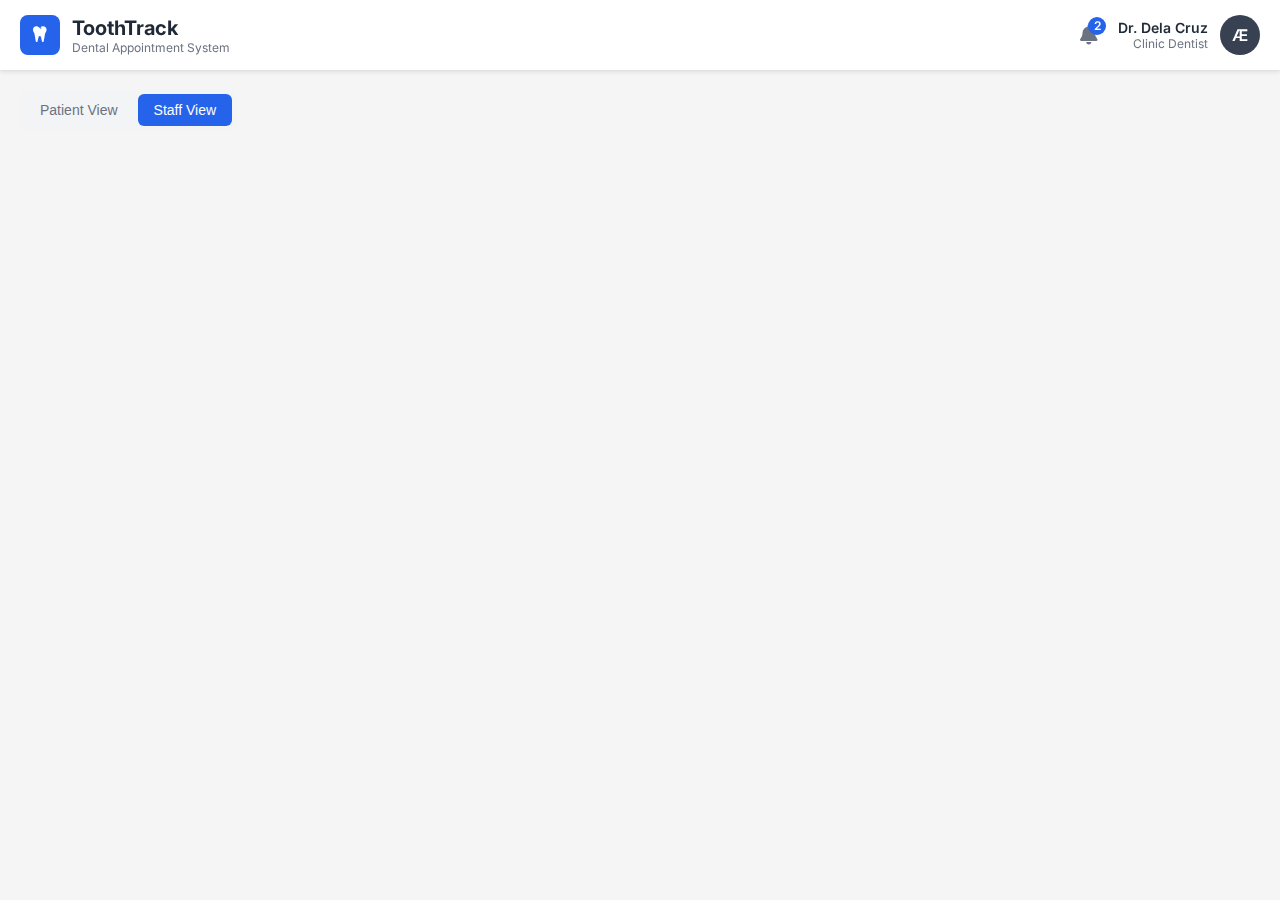
<file: index.html>
<!DOCTYPE html>
<html lang="en">
<head>
    <meta charset="UTF-8">
    <meta name="viewport" content="width=device-width, initial-scale=1.0">
    <title>ToothTrack - Dental Appointment System</title>
    <link rel="stylesheet" href="styles.css">
    <link href="https://fonts.googleapis.com/css2?family=Inter:wght@300;400;500;600;700&display=swap" rel="stylesheet">
    <link rel="stylesheet" href="https://cdnjs.cloudflare.com/ajax/libs/font-awesome/6.4.0/css/all.min.css">
</head>
<body>
    <!-- Header -->
    <header class="header">
        <div class="header-left">
            <div class="logo">
                <div class="logo-icon">
                    <i class="fas fa-tooth"></i>
                </div>
                <div class="logo-text">
                    <h1>ToothTrack</h1>
                    <p>Dental Appointment System</p>
                </div>
            </div>
        </div>
        <div class="header-right">
            <div class="notifications">
                <i class="fas fa-bell"></i>
                <span class="notification-badge">2</span>
            </div>
            <div class="user-info">
                <div class="user-details">
                    <span class="user-name">Dr. Dela Cruz</span>
                    <span class="user-role">Clinic Dentist</span>
                </div>
                <div class="user-avatar">Æ</div>
            </div>
        </div>
    </header>

    <!-- Main Container -->
    <div class="main-container">
        <!-- Sidebar -->
        <nav class="sidebar">
            <div class="nav-items">
                <a href="#" class="nav-item active" data-view="dashboard">
                    <i class="fas fa-chart-bar"></i>
                    <span>Dashboard</span>
                </a>
                <a href="#" class="nav-item" data-view="appointments">
                    <i class="fas fa-calendar"></i>
                    <span>All Appointments</span>
                </a>
                <a href="#" class="nav-item" data-view="patients">
                    <i class="fas fa-users"></i>
                    <span>Patients</span>
                </a>
                <a href="#" class="nav-item" data-view="schedule">
                    <i class="fas fa-clock"></i>
                    <span>Schedule</span>
                </a>
                <a href="#" class="nav-item" data-view="records">
                    <i class="fas fa-file-alt"></i>
                    <span>Records</span>
                </a>
                <a href="#" class="nav-item" data-view="settings">
                    <i class="fas fa-cog"></i>
                    <span>Settings</span>
                </a>
                <a href="#" class="nav-item logout">
                    <i class="fas fa-sign-out-alt"></i>
                    <span>Logout</span>
                </a>
            </div>
            <div class="clinic-info">
                <h3>Smile Dental Clinic</h3>
                <p>Ilocos Norte Branch</p>
                <div class="clinic-details">
                    <div class="detail-item">
                        <i class="fas fa-map-marker-alt"></i>
                        <span>123 Rizal St, Laoag City</span>
                    </div>
                    <div class="detail-item">
                        <i class="fas fa-phone"></i>
                        <span>(077) 123-4567</span>
                    </div>
                </div>
            </div>
        </nav>

        <!-- Main Content -->
        <main class="main-content">
            <!-- View Toggle -->
            <div class="view-toggle">
                <button class="toggle-btn" id="patient-view">Patient View</button>
                <button class="toggle-btn active" id="staff-view">Staff View</button>
            </div>

            <!-- Dashboard View -->
            <div class="content-view active" id="dashboard-view">
                <div class="welcome-section">
                    <h2>Goodmorning, Dr. Dela Cruz!</h2>
                    <p>You have 1 appointments scheduled for today. 1 is still pending confirmation.</p>
                </div>

                <div class="dashboard-cards">
                    <div class="dashboard-card">
                        <div class="card-icon">
                            <i class="fas fa-users"></i>
                        </div>
                        <div class="card-content">
                            <h3>Today's Patient</h3>
                            <div class="card-value">0</div>
                            <p>0 pending confirmation.</p>
                        </div>
                    </div>
                    <div class="dashboard-card">
                        <div class="card-icon">
                            <i class="fas fa-calendar"></i>
                        </div>
                        <div class="card-content">
                            <h3>This Week</h3>
                            <div class="card-value">0</div>
                            <p>0 appointment schedule.</p>
                        </div>
                    </div>
                    <div class="dashboard-card">
                        <div class="card-icon">
                            <i class="fas fa-check-circle"></i>
                        </div>
                        <div class="card-content">
                            <h3>Completed</h3>
                            <div class="card-value">0</div>
                            <p>0 this month.</p>
                        </div>
                    </div>
                    <div class="dashboard-card">
                        <div class="card-icon">
                            <i class="fas fa-chart-line"></i>
                        </div>
                        <div class="card-content">
                            <h3>Revenue</h3>
                            <div class="card-value">0</div>
                            <p>-/+ percentage.</p>
                        </div>
                    </div>
                </div>

                <div class="dashboard-sections">
                    <div class="schedule-section">
                        <h3>Today's Schedule</h3>
                        <p>September 20, 2024 appointments</p>
                        <div class="appointments-list">
                            <div class="appointment-item">
                                <div class="appointment-time">
                                    <i class="fas fa-clock"></i>
                                    <span>9:00 AM</span>
                                </div>
                                <div class="appointment-details">
                                    <div class="patient-info">
                                        <span class="patient-name">Dr. Dela Cruz</span>
                                        <span class="procedure">cleaning</span>
                                    </div>
                                    <div class="appointment-status">
                                        <span class="status-badge confirmed">confirmed</span>
                                    </div>
                                </div>
                                <div class="appointment-contact">
                                    <i class="fas fa-phone"></i>
                                    <span>(077) 123-4567</span>
                                </div>
                            </div>
                            <div class="appointment-item">
                                <div class="appointment-time">
                                    <i class="fas fa-clock"></i>
                                    <span>10:30 AM</span>
                                </div>
                                <div class="appointment-details">
                                    <div class="patient-info">
                                        <span class="patient-name">Dr. Dela Cruz</span>
                                        <span class="procedure">Root Canal</span>
                                    </div>
                                    <div class="appointment-status">
                                        <span class="status-badge in-progress">in-progress</span>
                                    </div>
                                </div>
                                <div class="appointment-contact">
                                    <i class="fas fa-phone"></i>
                                    <span>(077) 123-4567</span>
                                </div>
                            </div>
                            <div class="appointment-item">
                                <div class="appointment-time">
                                    <i class="fas fa-clock"></i>
                                    <span>2:00 PM</span>
                                </div>
                                <div class="appointment-details">
                                    <div class="patient-info">
                                        <span class="patient-name">Dr. Dela Cruz</span>
                                        <span class="procedure">Consultation</span>
                                    </div>
                                    <div class="appointment-status">
                                        <span class="status-badge pending">pending</span>
                                    </div>
                                </div>
                                <div class="appointment-contact">
                                    <i class="fas fa-phone"></i>
                                    <span>(077) 123-4567</span>
                                </div>
                            </div>
                        </div>
                        <button class="view-full-btn">View Full Schedule</button>
                    </div>

                    <div class="pending-actions-section">
                        <h3>Pending Actions</h3>
                        <p>Tasks that require your attention</p>
                        <div class="actions-list">
                            <div class="action-item">
                                <div class="action-icon high">
                                    <i class="fas fa-exclamation"></i>
                                </div>
                                <div class="action-details">
                                    <span class="action-title">Confirm appointment</span>
                                    <span class="action-description">Dr. Dela Cruz, Tomorrow, 3:00 PM</span>
                                </div>
                                <div class="action-priority">
                                    <span class="priority-badge high">high</span>
                                </div>
                            </div>
                            <div class="action-item">
                                <div class="action-icon medium">
                                    <i class="fas fa-exclamation"></i>
                                </div>
                                <div class="action-details">
                                    <span class="action-title">Follow-up call</span>
                                    <span class="action-description">Dr. Dela Cruz, Post-surgery checkup</span>
                                </div>
                                <div class="action-priority">
                                    <span class="priority-badge medium">medium</span>
                                </div>
                            </div>
                            <div class="action-item">
                                <div class="action-icon low">
                                    <i class="fas fa-exclamation"></i>
                                </div>
                                <div class="action-details">
                                    <span class="action-title">Update records</span>
                                    <span class="action-description">Dr. Dela Cruz, Treatment completed</span>
                                </div>
                                <div class="action-priority">
                                    <span class="priority-badge low">low</span>
                                </div>
                            </div>
                        </div>
                        <button class="view-full-btn">View Full Schedule</button>
                    </div>
                </div>
            </div>

            <!-- Appointments View -->
            <div class="content-view" id="appointments-view">
                <h2>Appointments</h2>
                <p>Appointment management view would go here</p>
            </div>

            <!-- Patients View -->
            <div class="content-view" id="patients-view">
                <h2>Patients</h2>
                <p>Patient management view would go here</p>
            </div>

            <!-- Schedule View -->
            <div class="content-view" id="schedule-view">
                <h2>Schedule</h2>
                <p>Schedule management view would go here</p>
            </div>

            <!-- Records View -->
            <div class="content-view" id="records-view">
                <h2>Records</h2>
                <p>Records management view would go here</p>
            </div>

            <!-- Settings View -->
            <div class="content-view" id="settings-view">
                <h2>Settings</h2>
                <p>Settings view would go here</p>
            </div>

            <!-- Book Appointment View -->
            <div class="content-view" id="book-appointment-view">
                <div class="book-appointment-header">
                    <button class="back-btn">
                        <i class="fas fa-arrow-left"></i>
                    </button>
                    <div class="header-content">
                        <h2>Book an Appointment</h2>
                        <p>Schedule your dental visit</p>
                    </div>
                </div>

                <div class="progress-indicator">
                    <div class="progress-step active">
                        <span class="step-number">1</span>
                    </div>
                    <div class="progress-line"></div>
                    <div class="progress-step">
                        <span class="step-number">2</span>
                    </div>
                    <div class="progress-line"></div>
                    <div class="progress-step">
                        <span class="step-number">3</span>
                    </div>
                    <div class="progress-line"></div>
                    <div class="progress-step">
                        <span class="step-number">4</span>
                    </div>
                </div>

                <div class="service-selection-card">
                    <h3>Select Service</h3>
                    <p>Choose the dental service you need</p>
                    
                    <div class="services-grid">
                        <div class="service-item">
                            <h4>Dental Cleaning</h4>
                            <p>Duration: 60 min</p>
                            <div class="service-price">₱ 1,500</div>
                        </div>
                        <div class="service-item">
                            <h4>Consultation</h4>
                            <p>Duration: 30 min</p>
                            <div class="service-price">₱ 800</div>
                        </div>
                        <div class="service-item">
                            <h4>Tooth Filling</h4>
                            <p>Duration: 1hr 30min</p>
                            <div class="service-price">₱ 2,500</div>
                        </div>
                        <div class="service-item">
                            <h4>Tooth Extraction</h4>
                            <p>Duration: 45 min</p>
                            <div class="service-price">₱ 2,000</div>
                        </div>
                        <div class="service-item">
                            <h4>Root Canal</h4>
                            <p>Duration: 2hrs</p>
                            <div class="service-price">₱ 8,000</div>
                        </div>
                        <div class="service-item">
                            <h4>Braces Consultation</h4>
                            <p>Duration: 60 min</p>
                            <div class="service-price">₱ 1,200</div>
                        </div>
                    </div>

                    <button class="next-btn">Next: Choose a Dentist</button>
                </div>
            </div>
        </main>
    </div>

    <script src="script.js"></script>
</body>
</html>
</file>
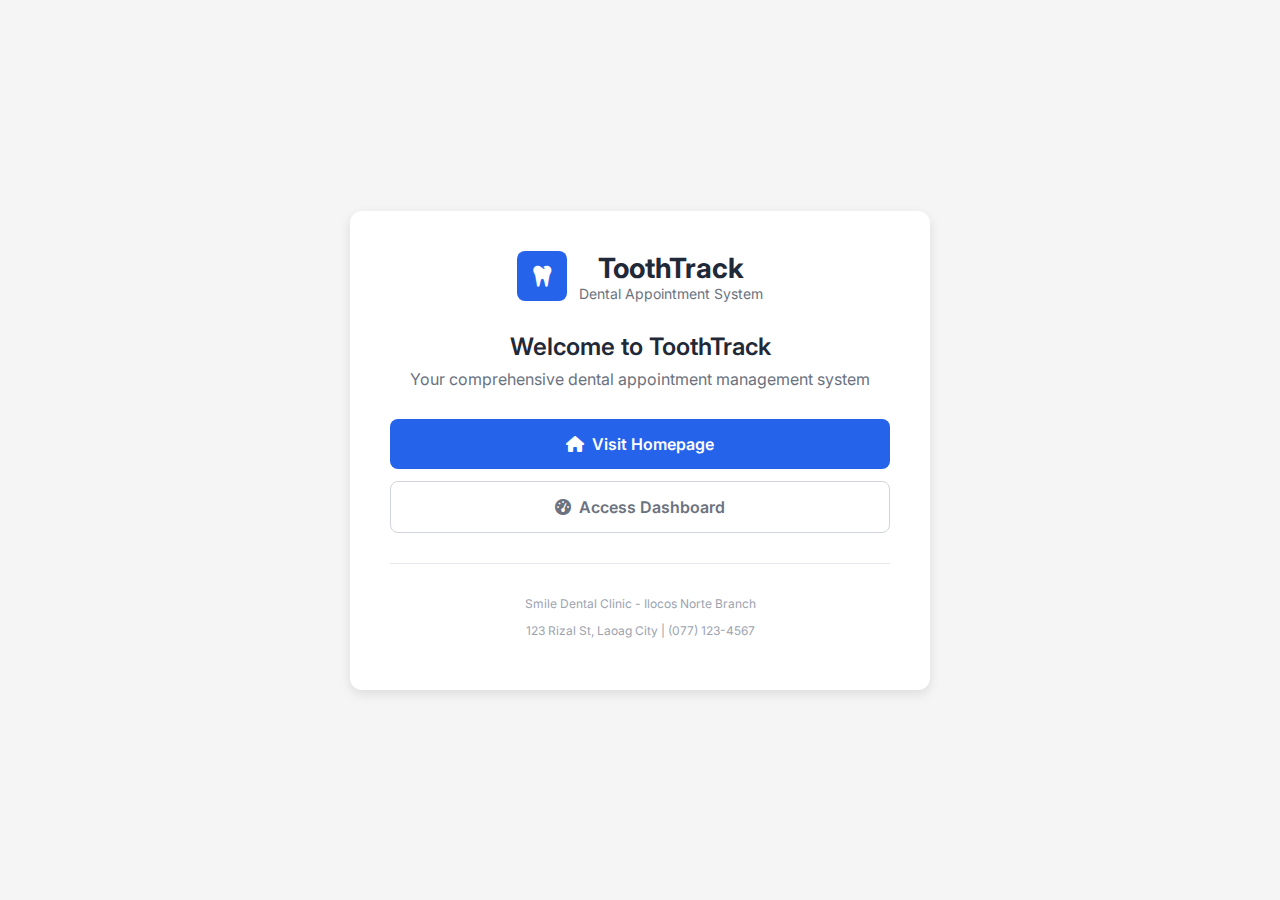
<file: app.html>
<!DOCTYPE html>
<html lang="en">
<head>
    <meta charset="UTF-8">
    <meta name="viewport" content="width=device-width, initial-scale=1.0">
    <title>ToothTrack - Dental Appointment System</title>
    <style>
        body {
            margin: 0;
            padding: 0;
            font-family: 'Inter', sans-serif;
            background: #F5F5F5;
            display: flex;
            align-items: center;
            justify-content: center;
            min-height: 100vh;
        }
        
        .app-container {
            text-align: center;
            background: white;
            padding: 40px;
            border-radius: 12px;
            box-shadow: 0 4px 12px rgba(0, 0, 0, 0.1);
            max-width: 500px;
            width: 90%;
        }
        
        .logo {
            display: flex;
            align-items: center;
            justify-content: center;
            gap: 12px;
            margin-bottom: 30px;
        }
        
        .logo-icon {
            width: 50px;
            height: 50px;
            background: #2563EB;
            border-radius: 8px;
            display: flex;
            align-items: center;
            justify-content: center;
            color: white;
            font-size: 24px;
        }
        
        .logo-text h1 {
            font-size: 28px;
            font-weight: 700;
            color: #1F2937;
            margin: 0;
        }
        
        .logo-text p {
            font-size: 14px;
            color: #6B7280;
            margin: 0;
        }
        
        .welcome-text {
            margin-bottom: 30px;
        }
        
        .welcome-text h2 {
            font-size: 24px;
            font-weight: 600;
            color: #1F2937;
            margin-bottom: 8px;
        }
        
        .welcome-text p {
            font-size: 16px;
            color: #6B7280;
            margin: 0;
        }
        
        .nav-buttons {
            display: flex;
            flex-direction: column;
            gap: 12px;
        }
        
        .nav-btn {
            padding: 15px 30px;
            border-radius: 8px;
            font-size: 16px;
            font-weight: 600;
            cursor: pointer;
            transition: all 0.3s ease;
            border: none;
            text-decoration: none;
            display: flex;
            align-items: center;
            justify-content: center;
            gap: 8px;
        }
        
        .nav-btn.primary {
            background: #2563EB;
            color: white;
        }
        
        .nav-btn.primary:hover {
            background: #1D4ED8;
            transform: translateY(-1px);
        }
        
        .nav-btn.secondary {
            background: transparent;
            color: #6B7280;
            border: 1px solid #D1D5DB;
        }
        
        .nav-btn.secondary:hover {
            background: #F9FAFB;
            color: #374151;
        }
        
        .footer-info {
            margin-top: 30px;
            padding-top: 20px;
            border-top: 1px solid #E5E7EB;
            font-size: 12px;
            color: #9CA3AF;
        }
    </style>
    <link href="https://fonts.googleapis.com/css2?family=Inter:wght@300;400;500;600;700&display=swap" rel="stylesheet">
    <link rel="stylesheet" href="https://cdnjs.cloudflare.com/ajax/libs/font-awesome/6.4.0/css/all.min.css">
</head>
<body>
    <div class="app-container">
        <div class="logo">
            <div class="logo-icon">
                <i class="fas fa-tooth"></i>
            </div>
            <div class="logo-text">
                <h1>ToothTrack</h1>
                <p>Dental Appointment System</p>
            </div>
        </div>
        
        <div class="welcome-text">
            <h2>Welcome to ToothTrack</h2>
            <p>Your comprehensive dental appointment management system</p>
        </div>
        
        <div class="nav-buttons">
            <a href="homepage.html" class="nav-btn primary">
                <i class="fas fa-home"></i>
                Visit Homepage
            </a>
            <a href="index.html" class="nav-btn secondary">
                <i class="fas fa-tachometer-alt"></i>
                Access Dashboard
            </a>
        </div>
        
        <div class="footer-info">
            <p>Smile Dental Clinic - Ilocos Norte Branch</p>
            <p>123 Rizal St, Laoag City | (077) 123-4567</p>
        </div>
    </div>
</body>
</html>
</file>
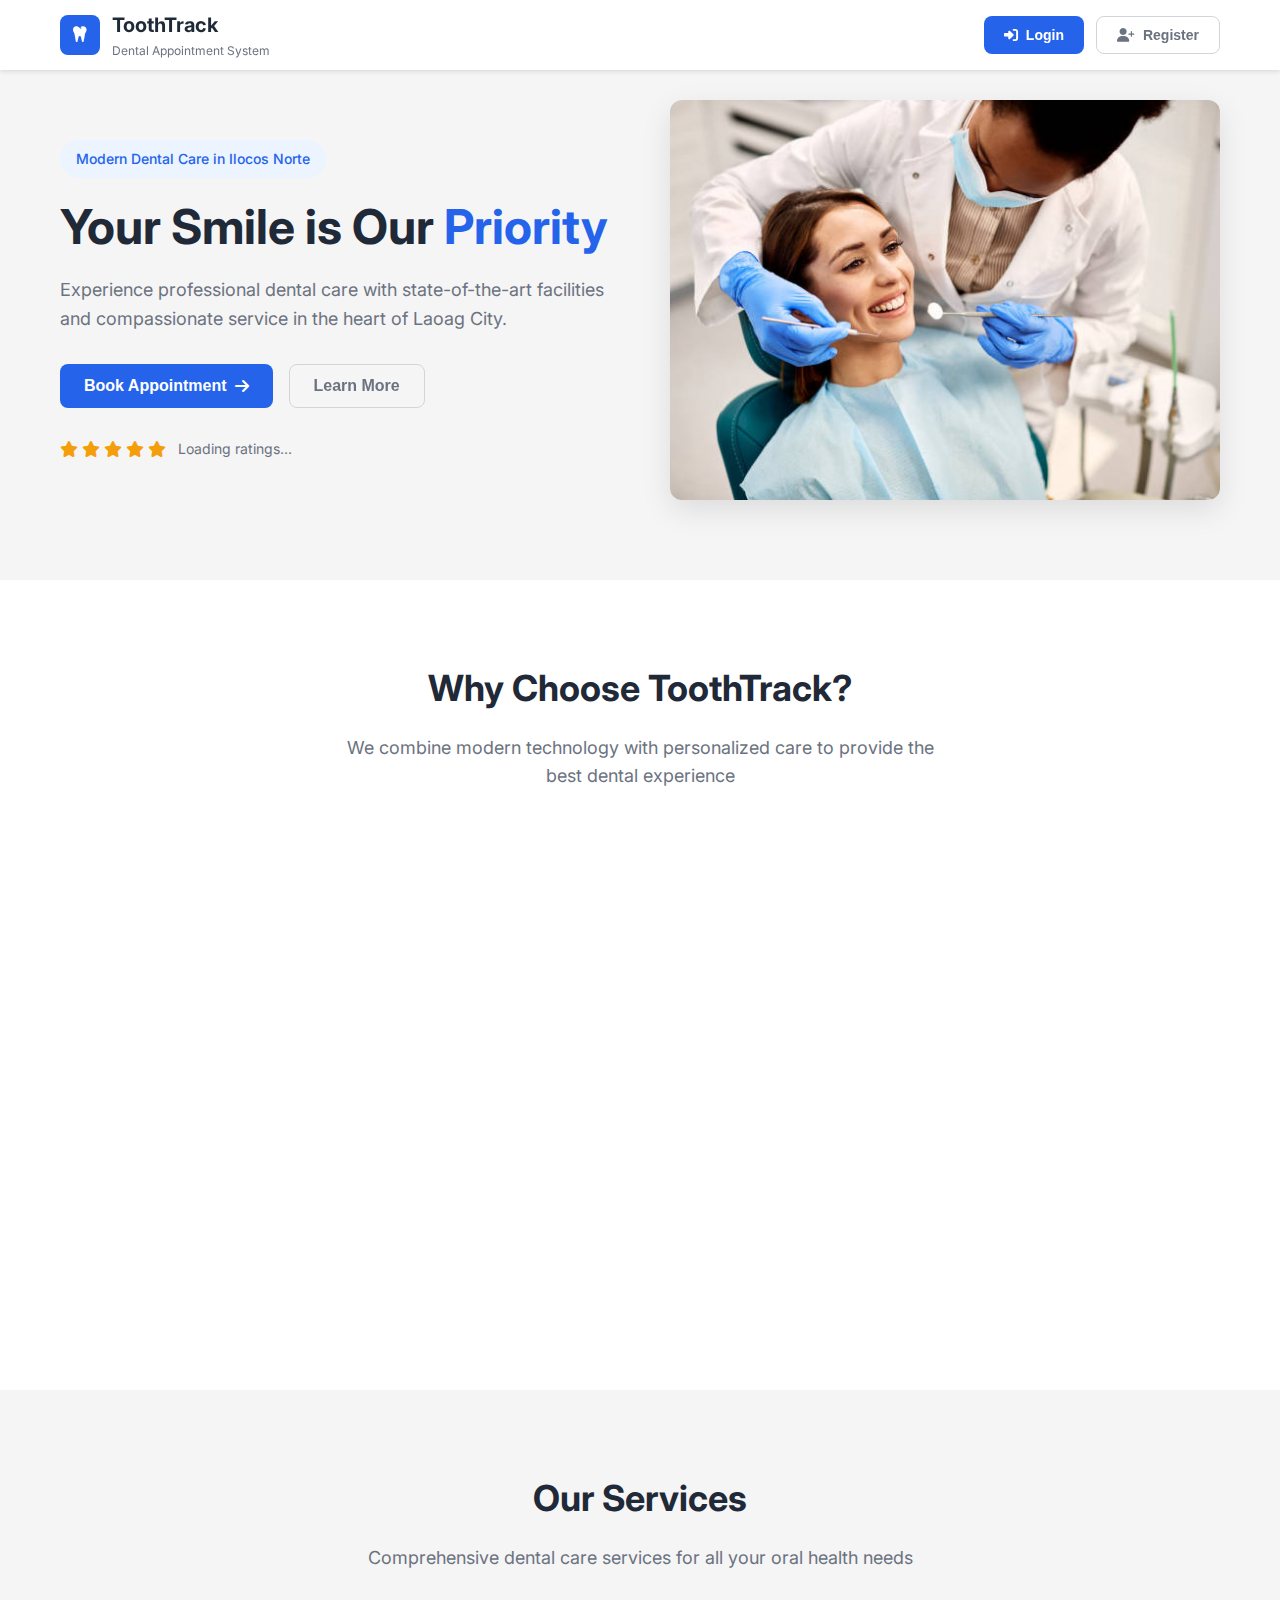
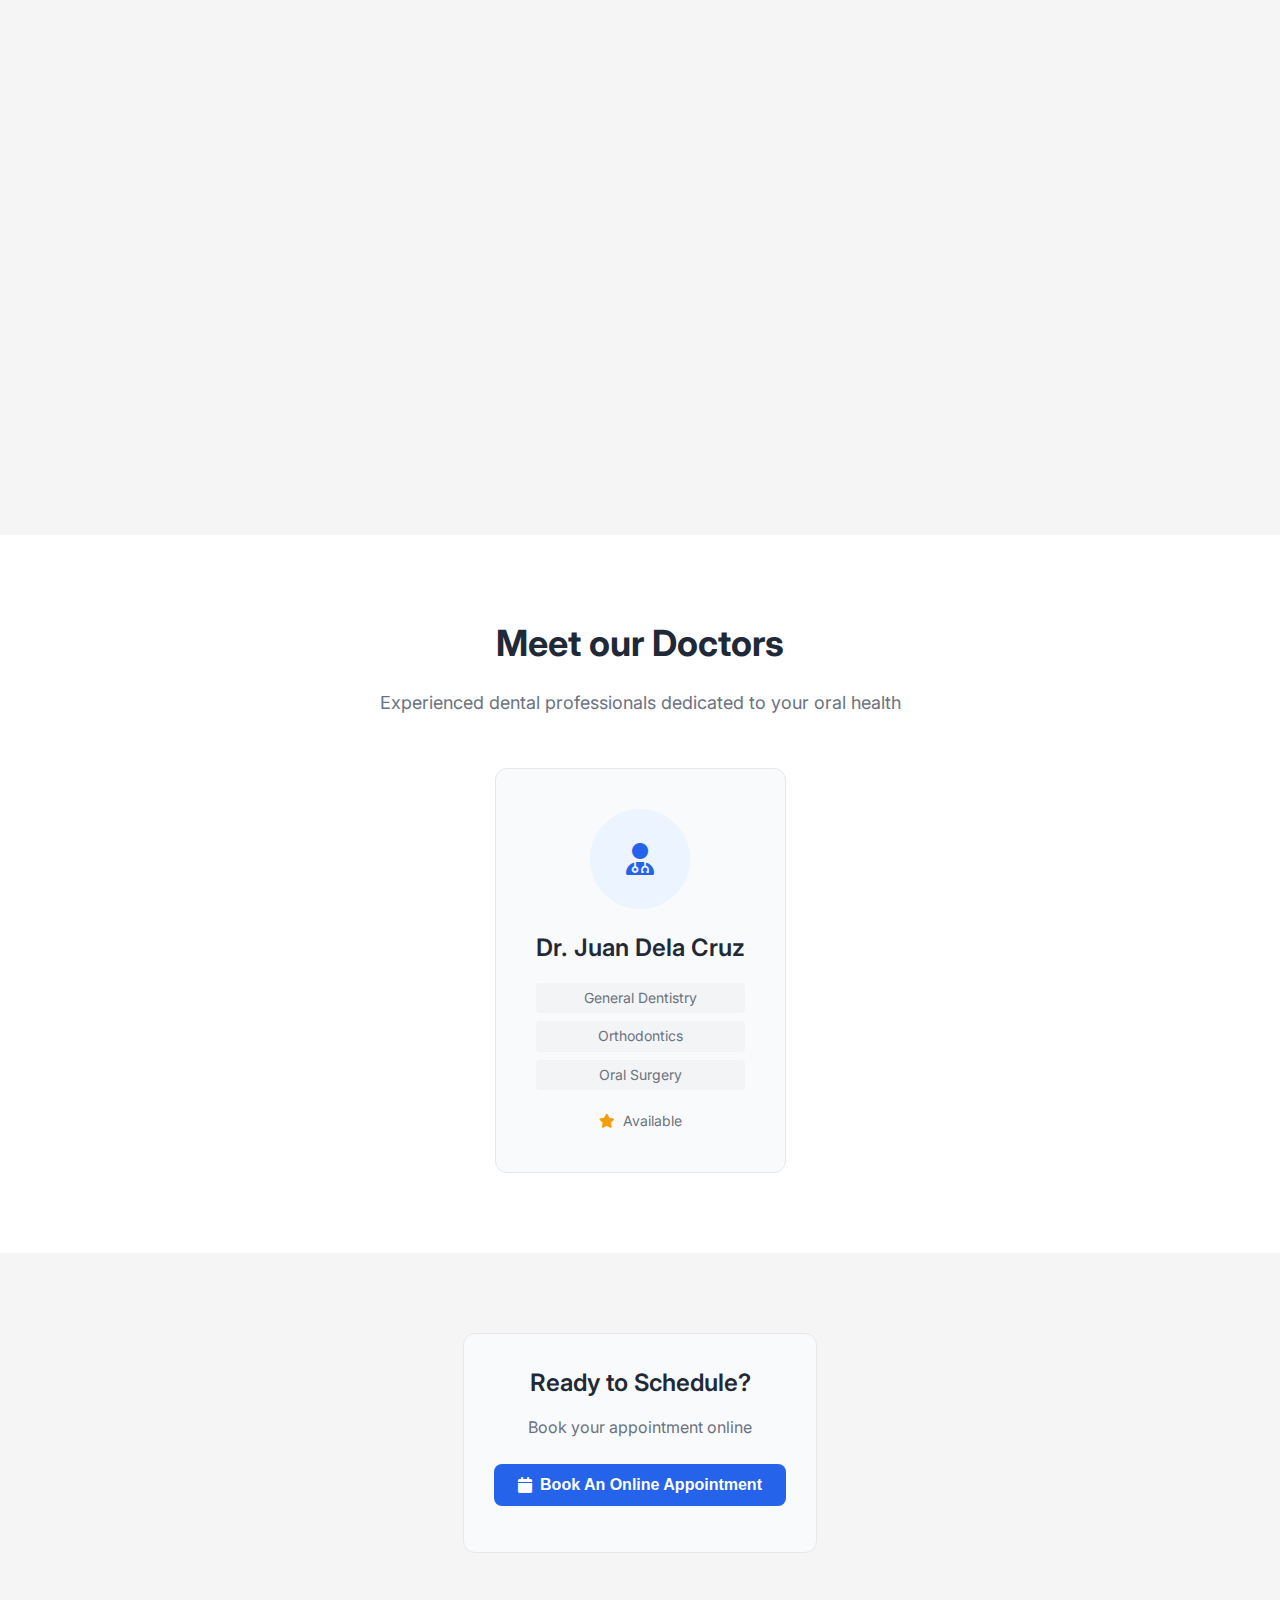
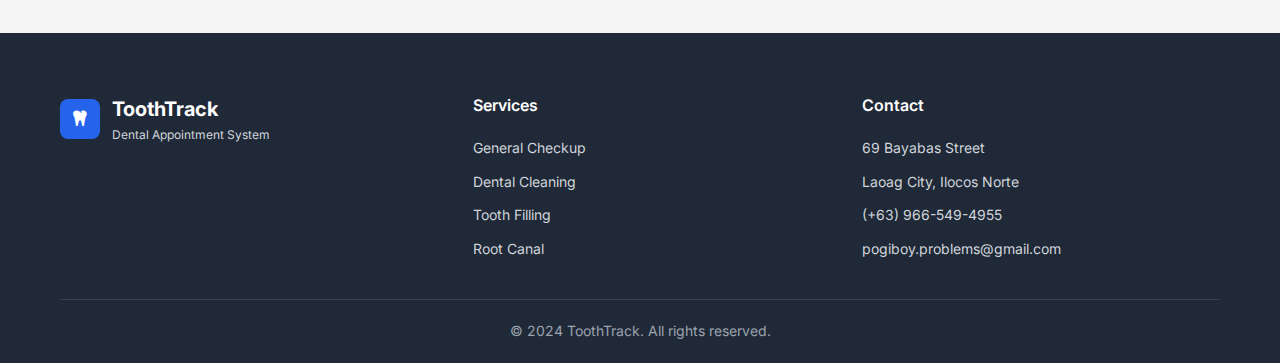
<file: homepage.html>
<!DOCTYPE html>
<html lang="en">
<head>
    <meta charset="UTF-8">
    <meta name="viewport" content="width=device-width, initial-scale=1.0">
    <title>ToothTrack - Dental Appointment System</title>
    <link rel="stylesheet" href="homepage-styles.css">
    <link href="https://fonts.googleapis.com/css2?family=Inter:wght@300;400;500;600;700&display=swap" rel="stylesheet">
    <link rel="stylesheet" href="https://cdnjs.cloudflare.com/ajax/libs/font-awesome/6.4.0/css/all.min.css">
</head>
<body>
    <!-- Header -->
    <header class="header">
        <div class="header-container">
            <a href="homepage.html" style="text-decoration: none; color: inherit; display: flex;">
                <div class="logo" style="cursor: pointer;">
                    <div class="logo-icon">
                        <i class="fas fa-tooth"></i>
                    </div>
                    <div class="logo-text">
                        <h1>ToothTrack</h1>
                        <p>Dental Appointment System</p>
                    </div>
                </div>
            </a>
            <div class="header-buttons" id="header-buttons">
                <div id="login-section" style="display: flex; gap: 12px;">
                    <button class="btn btn-primary" id="login-btn" type="button" style="pointer-events: auto !important; cursor: pointer !important; z-index: 1001 !important; position: relative !important;">
                        <i class="fas fa-sign-in-alt"></i> Login
                    </button>
                    <button class="btn btn-outline" id="register-btn" type="button" style="pointer-events: auto !important; cursor: pointer !important; z-index: 1001 !important; position: relative !important;">
                        <i class="fas fa-user-plus"></i> Register
                    </button>
                </div>
                <div id="user-section" style="display: none; align-items: center; gap: 16px;">
                    <a href="index.html" class="btn btn-outline" style="text-decoration: none;">
                        <i class="fas fa-tachometer-alt"></i> Dashboard
                    </a>
                    <div class="user-info" style="display: flex; align-items: center; gap: 12px;">
                        <div style="text-align: right;">
                            <div id="homepage-user-name" style="font-weight: 600; color: #1F2937;">User</div>
                            <div id="homepage-user-role" style="font-size: 12px; color: #6B7280;">Role</div>
                        </div>
                        <div id="homepage-user-avatar" style="width: 40px; height: 40px; border-radius: 50%; background: #2563EB; color: white; display: flex; align-items: center; justify-content: center; font-weight: 600;">U</div>
                    </div>
                    <button class="btn btn-outline" id="homepage-logout-btn" style="color: #EF4444; border-color: #EF4444;">
                        <i class="fas fa-sign-out-alt"></i> Logout
                    </button>
                </div>
            </div>
        </div>
    </header>

    <!-- Hero Section -->
    <section class="hero">
        <div class="hero-container">
            <div class="hero-content">
                <div class="hero-badge">
                    <span>Modern Dental Care in Ilocos Norte</span>
                </div>
                <h1 class="hero-title">
                    Your Smile is Our <span class="highlight">Priority</span>
                </h1>
                <p class="hero-description">
                    Experience professional dental care with state-of-the-art facilities and compassionate service in the heart of Laoag City.
                </p>
                <div class="hero-buttons">
                    <button class="btn btn-primary btn-large">
                        Book Appointment
                        <i class="fas fa-arrow-right"></i>
                    </button>
                    <button class="btn btn-outline btn-large">Learn More</button>
                </div>
                <div class="hero-rating" id="hero-rating">
                    <div class="stars" id="system-rating-stars-display">
                        <i class="fas fa-star"></i>
                        <i class="fas fa-star"></i>
                        <i class="fas fa-star"></i>
                        <i class="fas fa-star"></i>
                        <i class="fas fa-star"></i>
                    </div>
                    <span class="rating-text" id="system-rating-text">Loading ratings...</span>
                </div>
            </div>
            <div class="hero-image">
                <img src="dental.jpg" alt="Dental Examination" class="hero-image-img" style="width: 100%; height: 400px; object-fit: cover; border-radius: 12px; box-shadow: 0 10px 30px rgba(0, 0, 0, 0.1);">
            </div>
        </div>
    </section>

    <!-- Why Choose ToothTrack Section -->
    <section class="why-choose">
        <div class="container">
            <div class="section-header">
                <h2>Why Choose ToothTrack?</h2>
                <p>We combine modern technology with personalized care to provide the best dental experience</p>
            </div>
            <div class="features-grid">
                <div class="feature-card">
                    <div class="feature-icon">
                        <i class="fas fa-calendar-check"></i>
                    </div>
                    <h3>Easy Scheduling</h3>
                    <p>Book appointments 24/7 with our convenient online system</p>
                </div>
                <div class="feature-card">
                    <div class="feature-icon">
                        <i class="fas fa-shield-alt"></i>
                    </div>
                    <h3>Safe & Sterile</h3>
                    <p>Highest standards of cleanliness and safety protocols</p>
                </div>
                <div class="feature-card">
                    <div class="feature-icon">
                        <i class="fas fa-users"></i>
                    </div>
                    <h3>Expert Team</h3>
                    <p>Experienced dentists and friendly support staff</p>
                </div>
                <div class="feature-card">
                    <div class="feature-icon">
                        <i class="fas fa-heart"></i>
                    </div>
                    <h3>Patient Care</h3>
                    <p>Personalized treatment plans for every patient</p>
                </div>
            </div>
        </div>
    </section>

    <!-- Our Services Section -->
    <section class="services">
        <div class="container">
            <div class="section-header">
                <h2>Our Services</h2>
                <p>Comprehensive dental care services for all your oral health needs</p>
            </div>
            <div class="services-grid">
                <div class="service-card">
                    <div class="service-header">
                        <h3>General Checkup</h3>
                        <span class="service-price">₱ 800</span>
                    </div>
                    <p class="service-description">Comprehensive dental examination and cleaning</p>
                    <div class="service-duration">
                        <i class="fas fa-clock"></i>
                        <span>45 mins</span>
                    </div>
                    <button class="service-btn">Learn More</button>
                </div>
                <div class="service-card">
                    <div class="service-header">
                        <h3>Dental Cleaning</h3>
                        <span class="service-price">₱ 1,500</span>
                    </div>
                    <p class="service-description">Professional teeth cleaning and polishing</p>
                    <div class="service-duration">
                        <i class="fas fa-clock"></i>
                        <span>1hr</span>
                    </div>
                    <button class="service-btn">Learn More</button>
                </div>
                <div class="service-card">
                    <div class="service-header">
                        <h3>Tooth Filling</h3>
                        <span class="service-price">₱ 2,500</span>
                    </div>
                    <p class="service-description">Composite or amalgam restorations</p>
                    <div class="service-duration">
                        <i class="fas fa-clock"></i>
                        <span>1hr 30mins</span>
                    </div>
                    <button class="service-btn">Learn More</button>
                </div>
                <div class="service-card">
                    <div class="service-header">
                        <h3>Tooth Extraction</h3>
                        <span class="service-price">₱ 2,000</span>
                    </div>
                    <p class="service-description">Safe and comfortable tooth removal</p>
                    <div class="service-duration">
                        <i class="fas fa-clock"></i>
                        <span>45 mins</span>
                    </div>
                    <button class="service-btn">Learn More</button>
                </div>
                <div class="service-card">
                    <div class="service-header">
                        <h3>Root Canal</h3>
                        <span class="service-price">₱ 8,000</span>
                    </div>
                    <p class="service-description">Endodontic treatment for infected teeth</p>
                    <div class="service-duration">
                        <i class="fas fa-clock"></i>
                        <span>2hrs</span>
                    </div>
                    <button class="service-btn">Learn More</button>
                </div>
                <div class="service-card">
                    <div class="service-header">
                        <h3>Braces Consultation</h3>
                        <span class="service-price">₱ 1,200</span>
                    </div>
                    <p class="service-description">Orthodontic assessment and treatment planning</p>
                    <div class="service-duration">
                        <i class="fas fa-clock"></i>
                        <span>1hr</span>
                    </div>
                    <button class="service-btn">Learn More</button>
                </div>
            </div>
        </div>
    </section>

    <!-- Meet your Doctor Section -->
    <section class="meet-doctor">
        <div class="container">
            <div class="section-header">
                <h2>Meet our Doctors</h2>
                <p>Experienced dental professionals dedicated to your oral health</p>
            </div>
            <div id="doctors-grid" class="doctors-grid">
                <!-- Dentists will be populated by JavaScript -->
                <div class="doctor-card">
                    <div class="doctor-icon">
                        <i class="fas fa-user-md"></i>
                    </div>
                    <h3>Dr. Juan Dela Cruz</h3>
                    <div class="doctor-specialties">
                        <span>General Dentistry</span>
                        <span>Orthodontics</span>
                        <span>Oral Surgery</span>
                    </div>
                    <div class="doctor-experience">
                        <i class="fas fa-star"></i>
                        <span>Available</span>
                    </div>
                </div>
            </div>
        </div>
    </section>

    <!-- Ready to Schedule Section -->
    <section class="clinic-schedule">
        <div class="container">
            <div class="schedule-card-centered">
                <div class="schedule-card">
                    <h3>Ready to Schedule?</h3>
                    <p>Book your appointment online</p>
                    <div class="schedule-buttons">
                        <button class="btn btn-primary btn-large">
                            <i class="fas fa-calendar"></i>
                            Book An Online Appointment
                        </button>
                    </div>
                </div>
            </div>
        </div>
    </section>

    <!-- Footer -->
    <footer class="footer">
        <div class="container">
            <div class="footer-content">
                <div class="footer-logo">
                    <div class="logo">
                        <div class="logo-icon">
                            <i class="fas fa-tooth"></i>
                        </div>
                        <div class="logo-text">
                            <h3>ToothTrack</h3>
                            <p>Dental Appointment System</p>
                        </div>
                    </div>
                </div>
                <div class="footer-links">
                    <div class="footer-section">
                        <h4>Services</h4>
                        <ul>
                            <li><a href="#">General Checkup</a></li>
                            <li><a href="#">Dental Cleaning</a></li>
                            <li><a href="#">Tooth Filling</a></li>
                            <li><a href="#">Root Canal</a></li>
                        </ul>
                    </div>
                    <div class="footer-section">
                        <h4>Contact</h4>
                        <ul>
                            <li><a href="#">69 Bayabas Street</a></li>
                            <li><a href="#">Laoag City, Ilocos Norte</a></li>
                            <li><a href="#">(+63) 966-549-4955</a></li>
                            <li><a href="#">pogiboy.problems@gmail.com</a></li>
                        </ul>
                    </div>
                </div>
            </div>
            <div class="footer-bottom">
                <p>&copy; 2024 ToothTrack. All rights reserved.</p>
            </div>
        </div>
    </footer>

    <script>
        // Define placeholder functions immediately
        // These will be replaced by the real functions when homepage-script.js loads
        window.showLoginModal = window.showLoginModal || function() {
            console.error('showLoginModal called but not properly defined');
            console.trace('Stack trace:');
            alert('Login feature is initializing. Please wait a moment and try again.');
        };
        
        window.showRegisterModal = window.showRegisterModal || function() {
            console.error('showRegisterModal called but not properly defined');
            console.trace('Stack trace:');
            alert('Register feature is initializing. Please wait a moment and try again.');
        };
        
        console.log('Placeholder functions defined');
        console.log('showLoginModal type:', typeof window.showLoginModal);
        console.log('showRegisterModal type:', typeof window.showRegisterModal);
    </script>
    <script>
        // Wrap script loading in try-catch to catch any errors
        console.log('=== LOADING SCRIPTS ===');
    </script>
    <script src="data-manager.js" onerror="console.error('❌ Failed to load data-manager.js'); alert('Failed to load data-manager.js')"></script>
    <script src="utils.js" onerror="console.error('❌ Failed to load utils.js'); alert('Failed to load utils.js')"></script>
    <script src="validation-manager.js" onerror="console.error('❌ Failed to load validation-manager.js'); alert('Failed to load validation-manager.js')"></script>
    <script>
        // Test if script will load
        console.log('About to load homepage-script.js...');
    </script>
    <script src="homepage-script.js" onerror="console.error('❌ CRITICAL: Failed to load homepage-script.js'); alert('CRITICAL: Failed to load homepage-script.js - Check Network tab!')"></script>
    <script>
        // Immediate check after script tag
        console.log('Script tag processed. Checking functions...');
        console.log('showLoginModal immediately after script:', typeof window.showLoginModal);
        console.log('showRegisterModal immediately after script:', typeof window.showRegisterModal);
    </script>
    <script>
        console.log('=== SCRIPTS LOADED (checking for errors above) ===');
        console.log('Checking if homepage-script.js loaded...');
        
        // Check if we see the expected log from homepage-script.js
        // If not, the script didn't load or had an error
        setTimeout(function() {
            console.log('=== POST-LOAD CHECK ===');
            console.log('showLoginModal type:', typeof window.showLoginModal);
            console.log('showRegisterModal type:', typeof window.showRegisterModal);
            
            // If functions are still placeholders, homepage-script.js didn't load
            if (window.showLoginModal && window.showLoginModal.toString().includes('initializing')) {
                console.error('❌ CRITICAL: homepage-script.js did NOT load or had an error!');
                console.error('The functions are still placeholders.');
                console.error('Check the Network tab to see if homepage-script.js loaded (status 200)');
                console.error('Check for JavaScript syntax errors above this message');
            }
        }, 500);
    </script>
    <script>
        // Verify functions after all scripts load
        console.log('=== AFTER ALL SCRIPTS LOADED ===');
        console.log('showLoginModal type:', typeof window.showLoginModal);
        console.log('showRegisterModal type:', typeof window.showRegisterModal);
        console.log('showLoginModal function:', window.showLoginModal);
        console.log('showRegisterModal function:', window.showRegisterModal);
        
        // Check if functions were replaced (not the placeholder)
        const isPlaceholder = window.showLoginModal.toString().includes('initializing');
        console.log('showLoginModal is placeholder:', isPlaceholder);
        
        if (typeof window.showLoginModal !== 'function') {
            console.error('❌ CRITICAL: showLoginModal is NOT a function after scripts loaded!');
            console.error('Type is:', typeof window.showLoginModal);
        } else if (isPlaceholder) {
            console.error('❌ CRITICAL: showLoginModal is still the placeholder function!');
            console.error('homepage-script.js may not have loaded or had an error');
        } else {
            console.log('✅ showLoginModal is properly defined and replaced placeholder');
        }
        
        const isRegisterPlaceholder = window.showRegisterModal.toString().includes('initializing');
        if (typeof window.showRegisterModal !== 'function') {
            console.error('❌ CRITICAL: showRegisterModal is NOT a function after scripts loaded!');
        } else if (isRegisterPlaceholder) {
            console.error('❌ CRITICAL: showRegisterModal is still the placeholder function!');
        } else {
            console.log('✅ showRegisterModal is properly defined and replaced placeholder');
        }
        
        // Try to manually call the function to test
        if (typeof window.showLoginModal === 'function' && !isPlaceholder) {
            console.log('✅ Functions are ready! Buttons should work now.');
        } else {
            console.error('❌ Functions are NOT ready. Check for JavaScript errors above.');
        }
    </script>
    
    <!-- IMMEDIATE TEST SCRIPT -->
    <script>
        console.log('=== INLINE TEST SCRIPT RUNNING ===');
        
        // Test immediately
        (function() {
            console.log('Testing button availability...');
            
            function testButtons() {
                const loginBtn = document.getElementById('login-btn');
                const registerBtn = document.getElementById('register-btn');
                
                console.log('Login button:', loginBtn);
                console.log('Register button:', registerBtn);
                
                if (loginBtn) {
                    console.log('Login button found!');
                    console.log('Login button disabled:', loginBtn.disabled);
                    console.log('Login button onclick:', loginBtn.onclick);
                    console.log('Login button computed pointer-events:', window.getComputedStyle(loginBtn).pointerEvents);
                    
                    // Force enable
                    loginBtn.disabled = false;
                    loginBtn.style.pointerEvents = 'auto';
                    loginBtn.style.cursor = 'pointer';
                    loginBtn.style.zIndex = '9999';
                    loginBtn.style.position = 'relative';
                    
                    // Add click event listener
                    loginBtn.addEventListener('click', function(e) {
                        e.preventDefault();
                        e.stopPropagation();
                        console.log('=== LOGIN BUTTON CLICKED ===');
                        console.log('Checking showLoginModal:', typeof window.showLoginModal);
                        
                        // Wait a bit if function not available yet
                        if (typeof window.showLoginModal !== 'function') {
                            console.log('Function not available, waiting 100ms...');
                            setTimeout(function() {
                                if (typeof window.showLoginModal === 'function') {
                                    console.log('Function now available, calling...');
                                    window.showLoginModal();
                                } else {
                                    console.error('showLoginModal still not available after wait');
                                    alert('Login feature is not available. Please refresh the page.');
                                }
                            }, 100);
                        } else {
                            console.log('Calling showLoginModal...');
                            window.showLoginModal();
                        }
                        return false;
                    }, true);
                    
                    // Also add as onclick backup
                    loginBtn.onclick = function(e) {
                        e.preventDefault();
                        e.stopPropagation();
                        console.log('Login onclick handler triggered');
                        if (typeof window.showLoginModal === 'function') {
                            window.showLoginModal();
                        }
                        return false;
                    };
                } else {
                    console.error('Login button NOT FOUND!');
                }
                
                if (registerBtn) {
                    console.log('Register button found!');
                    console.log('Register button disabled:', registerBtn.disabled);
                    console.log('Register button onclick:', registerBtn.onclick);
                    console.log('Register button computed pointer-events:', window.getComputedStyle(registerBtn).pointerEvents);
                    
                    // Force enable
                    registerBtn.disabled = false;
                    registerBtn.style.pointerEvents = 'auto';
                    registerBtn.style.cursor = 'pointer';
                    registerBtn.style.zIndex = '9999';
                    registerBtn.style.position = 'relative';
                    
                    // Add click event listener
                    registerBtn.addEventListener('click', function(e) {
                        e.preventDefault();
                        e.stopPropagation();
                        console.log('=== REGISTER BUTTON CLICKED ===');
                        console.log('Checking showRegisterModal:', typeof window.showRegisterModal);
                        
                        // Wait a bit if function not available yet
                        if (typeof window.showRegisterModal !== 'function') {
                            console.log('Function not available, waiting 100ms...');
                            setTimeout(function() {
                                if (typeof window.showRegisterModal === 'function') {
                                    console.log('Function now available, calling...');
                                    window.showRegisterModal();
                                } else {
                                    console.error('showRegisterModal still not available after wait');
                                    alert('Register feature is not available. Please refresh the page.');
                                }
                            }, 100);
                        } else {
                            console.log('Calling showRegisterModal...');
                            window.showRegisterModal();
                        }
                        return false;
                    }, true);
                    
                    // Also add as onclick backup
                    registerBtn.onclick = function(e) {
                        e.preventDefault();
                        e.stopPropagation();
                        console.log('Register onclick handler triggered');
                        if (typeof window.showRegisterModal === 'function') {
                            window.showRegisterModal();
                        }
                        return false;
                    };
                } else {
                    console.error('Register button NOT FOUND!');
                }
            }
            
            // Try multiple times
            if (document.readyState === 'loading') {
                document.addEventListener('DOMContentLoaded', testButtons);
            } else {
                testButtons();
            }
            
            setTimeout(testButtons, 100);
            setTimeout(testButtons, 500);
            setTimeout(testButtons, 1000);
        })();
    </script>
</body>
</html>
</file>
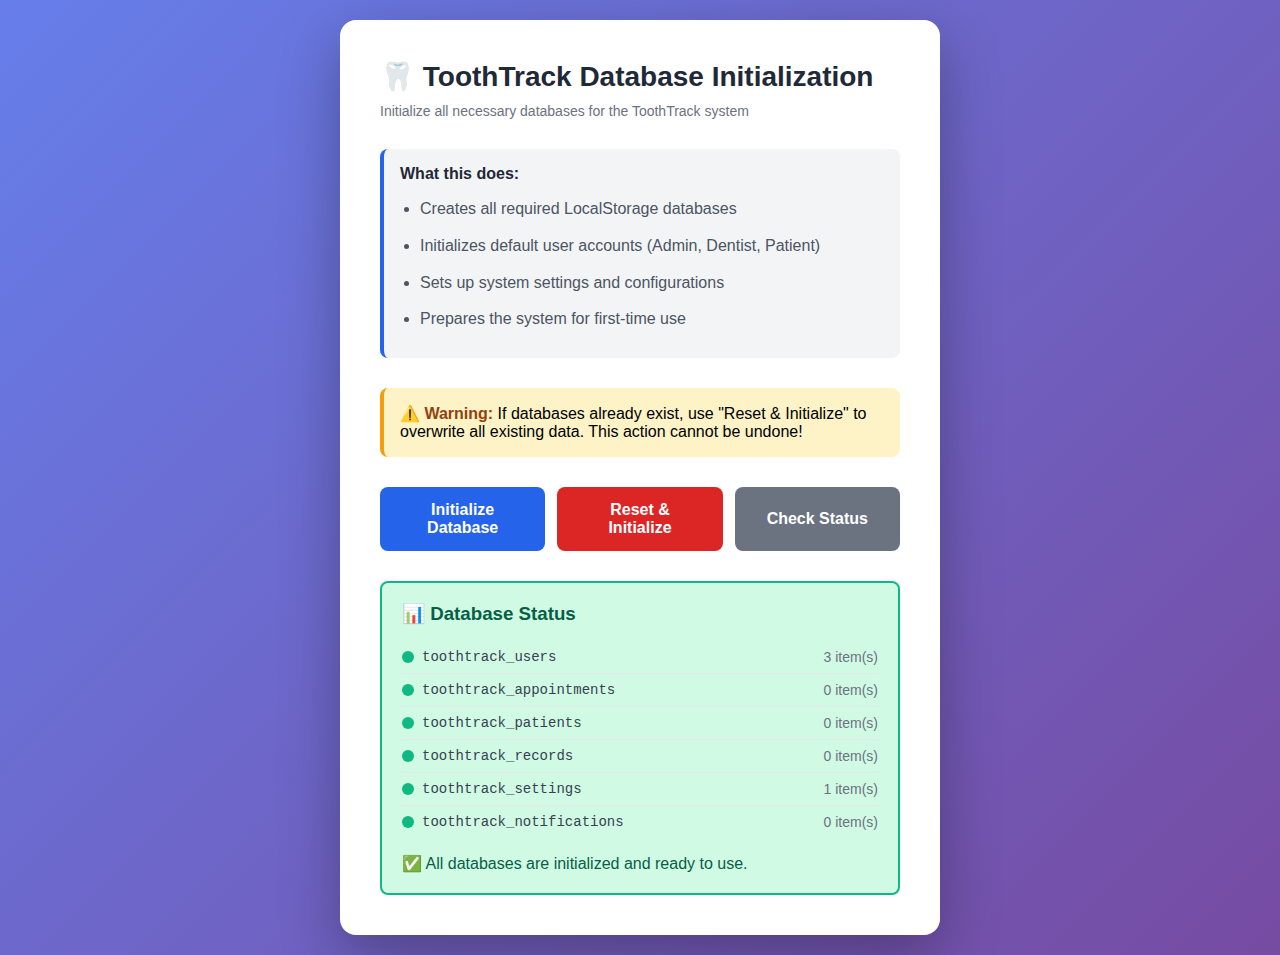
<file: init-database.html>
<!DOCTYPE html>
<html lang="en">
<head>
    <meta charset="UTF-8">
    <meta name="viewport" content="width=device-width, initial-scale=1.0">
    <title>ToothTrack - Database Initialization</title>
    <style>
        * {
            margin: 0;
            padding: 0;
            box-sizing: border-box;
        }
        
        body {
            font-family: 'Segoe UI', Tahoma, Geneva, Verdana, sans-serif;
            background: linear-gradient(135deg, #667eea 0%, #764ba2 100%);
            min-height: 100vh;
            display: flex;
            align-items: center;
            justify-content: center;
            padding: 20px;
        }
        
        .container {
            background: white;
            border-radius: 16px;
            box-shadow: 0 20px 60px rgba(0, 0, 0, 0.3);
            max-width: 600px;
            width: 100%;
            padding: 40px;
        }
        
        h1 {
            color: #1F2937;
            margin-bottom: 10px;
            font-size: 28px;
        }
        
        .subtitle {
            color: #6B7280;
            margin-bottom: 30px;
            font-size: 14px;
        }
        
        .info-box {
            background: #F3F4F6;
            border-left: 4px solid #2563EB;
            padding: 16px;
            margin-bottom: 30px;
            border-radius: 8px;
        }
        
        .info-box h3 {
            color: #1F2937;
            margin-bottom: 12px;
            font-size: 16px;
        }
        
        .info-box ul {
            margin-left: 20px;
            color: #4B5563;
            line-height: 1.8;
        }
        
        .info-box li {
            margin-bottom: 8px;
        }
        
        .warning-box {
            background: #FEF3C7;
            border-left: 4px solid #F59E0B;
            padding: 16px;
            margin-bottom: 30px;
            border-radius: 8px;
        }
        
        .warning-box strong {
            color: #92400E;
        }
        
        .button-group {
            display: flex;
            gap: 12px;
            margin-bottom: 30px;
        }
        
        button {
            flex: 1;
            padding: 14px 24px;
            border: none;
            border-radius: 8px;
            font-size: 16px;
            font-weight: 600;
            cursor: pointer;
            transition: all 0.3s ease;
        }
        
        .btn-primary {
            background: #2563EB;
            color: white;
        }
        
        .btn-primary:hover {
            background: #1D4ED8;
            transform: translateY(-2px);
            box-shadow: 0 4px 12px rgba(37, 99, 235, 0.4);
        }
        
        .btn-danger {
            background: #DC2626;
            color: white;
        }
        
        .btn-danger:hover {
            background: #B91C1C;
            transform: translateY(-2px);
            box-shadow: 0 4px 12px rgba(220, 38, 38, 0.4);
        }
        
        .btn-secondary {
            background: #6B7280;
            color: white;
        }
        
        .btn-secondary:hover {
            background: #4B5563;
        }
        
        #init-result {
            margin-top: 20px;
            padding: 20px;
            border-radius: 8px;
            display: none;
        }
        
        .success {
            background: #D1FAE5;
            border: 2px solid #10B981;
            color: #065F46;
        }
        
        .error {
            background: #FEE2E2;
            border: 2px solid #EF4444;
            color: #991B1B;
        }
        
        .warning {
            background: #FEF3C7;
            border: 2px solid #F59E0B;
            color: #92400E;
        }
        
        .credentials {
            background: #EFF6FF;
            border: 1px solid #3B82F6;
            padding: 16px;
            border-radius: 8px;
            margin-top: 16px;
        }
        
        .credentials h4 {
            color: #1E40AF;
            margin-bottom: 12px;
        }
        
        .credentials ul {
            list-style: none;
            margin: 0;
        }
        
        .credentials li {
            padding: 8px 0;
            border-bottom: 1px solid #DBEAFE;
        }
        
        .credentials li:last-child {
            border-bottom: none;
        }
        
        .credentials strong {
            color: #1E40AF;
        }
        
        .status-indicator {
            display: inline-block;
            width: 12px;
            height: 12px;
            border-radius: 50%;
            margin-right: 8px;
        }
        
        .status-indicator.exists {
            background: #10B981;
        }
        
        .status-indicator.empty {
            background: #6B7280;
        }
        
        .database-list {
            margin-top: 16px;
        }
        
        .database-item {
            display: flex;
            align-items: center;
            padding: 8px 0;
            border-bottom: 1px solid #E5E7EB;
        }
        
        .database-item:last-child {
            border-bottom: none;
        }
        
        .database-name {
            flex: 1;
            color: #374151;
            font-family: 'Courier New', monospace;
            font-size: 14px;
        }
        
        .database-count {
            color: #6B7280;
            font-size: 14px;
        }
    </style>
</head>
<body>
    <div class="container">
        <h1>🦷 ToothTrack Database Initialization</h1>
        <p class="subtitle">Initialize all necessary databases for the ToothTrack system</p>
        
        <div class="info-box">
            <h3>What this does:</h3>
            <ul>
                <li>Creates all required LocalStorage databases</li>
                <li>Initializes default user accounts (Admin, Dentist, Patient)</li>
                <li>Sets up system settings and configurations</li>
                <li>Prepares the system for first-time use</li>
            </ul>
        </div>
        
        <div class="warning-box">
            <strong>⚠️ Warning:</strong> If databases already exist, use "Reset & Initialize" to overwrite all existing data. This action cannot be undone!
        </div>
        
        <div class="button-group">
            <button class="btn-primary" onclick="initializeDatabase(false)">Initialize Database</button>
            <button class="btn-danger" onclick="initializeDatabase(true)">Reset & Initialize</button>
            <button class="btn-secondary" onclick="checkDatabaseStatus()">Check Status</button>
        </div>
        
        <div id="init-result"></div>
    </div>
    
    <script src="init-database.js"></script>
    <script>
        function initializeDatabase(forceReset) {
            const resultContainer = document.getElementById('init-result');
            resultContainer.style.display = 'none';
            
            if (forceReset) {
                if (!confirm('⚠️ WARNING: This will DELETE ALL existing data and reset to default values. Are you sure you want to continue?')) {
                    return;
                }
            }
            
            const result = initializeToothTrackDatabase(forceReset);
            
            resultContainer.style.display = 'block';
            resultContainer.className = result.success ? 'success' : 'error';
            
            if (result.success) {
                let html = `
                    <h3>✅ Database Initialization Successful!</h3>
                    <p>${result.message}</p>
                `;
                
                if (result.databases) {
                    html += '<div class="database-list"><strong>Database Status:</strong>';
                    result.databases.forEach(db => {
                        html += `
                            <div class="database-item">
                                <span class="status-indicator ${db.exists ? 'exists' : 'empty'}"></span>
                                <span class="database-name">${db.key}</span>
                                <span class="database-count">${db.itemCount} item(s)</span>
                            </div>
                        `;
                    });
                    html += '</div>';
                }
                
                html += `
                    <div class="credentials">
                        <h4>🔑 Default Login Credentials:</h4>
                        <ul>
                            <li><strong>Admin:</strong> admin@toothtrack.ph / password123</li>
                            <li><strong>Dentist:</strong> dentist@toothtrack.ph / password123</li>
                            <li><strong>Patient:</strong> patient@toothtrack.ph / password123</li>
                        </ul>
                    </div>
                    <p style="margin-top: 16px;"><strong>✨ System is ready to use!</strong> You can now open <a href="homepage.html" style="color: #2563EB;">homepage.html</a> or <a href="app.html" style="color: #2563EB;">app.html</a> to start using the system.</p>
                `;
                
                resultContainer.innerHTML = html;
            } else {
                let html = `
                    <h3>❌ Database Initialization Failed</h3>
                    <p>${result.message}</p>
                `;
                
                if (result.existingData) {
                    html += '<p style="margin-top: 12px;">💡 Tip: Use the "Reset & Initialize" button to overwrite existing data.</p>';
                }
                
                resultContainer.innerHTML = html;
            }
        }
        
        function checkDatabaseStatus() {
            const databases = [
                'toothtrack_users',
                'toothtrack_appointments',
                'toothtrack_patients',
                'toothtrack_records',
                'toothtrack_settings',
                'toothtrack_notifications'
            ];
            
            const status = databases.map(key => {
                const data = localStorage.getItem(key);
                return {
                    key: key,
                    exists: data !== null,
                    itemCount: data ? (key === 'toothtrack_settings' ? 1 : JSON.parse(data).length) : 0
                };
            });
            
            const resultContainer = document.getElementById('init-result');
            resultContainer.style.display = 'block';
            resultContainer.className = status.every(db => db.exists) ? 'success' : 'warning';
            
            let html = '<h3>📊 Database Status</h3>';
            html += '<div class="database-list">';
            status.forEach(db => {
                html += `
                    <div class="database-item">
                        <span class="status-indicator ${db.exists ? 'exists' : 'empty'}"></span>
                        <span class="database-name">${db.key}</span>
                        <span class="database-count">${db.exists ? db.itemCount + ' item(s)' : 'Not initialized'}</span>
                    </div>
                `;
            });
            html += '</div>';
            
            if (status.every(db => db.exists)) {
                html += '<p style="margin-top: 16px;">✅ All databases are initialized and ready to use.</p>';
            } else {
                html += '<p style="margin-top: 16px;">⚠️ Some databases are missing. Click "Initialize Database" to create them.</p>';
            }
            
            resultContainer.innerHTML = html;
        }
        
        // Check status on page load
        window.addEventListener('DOMContentLoaded', () => {
            checkDatabaseStatus();
        });
    </script>
</body>
</html>
</file>
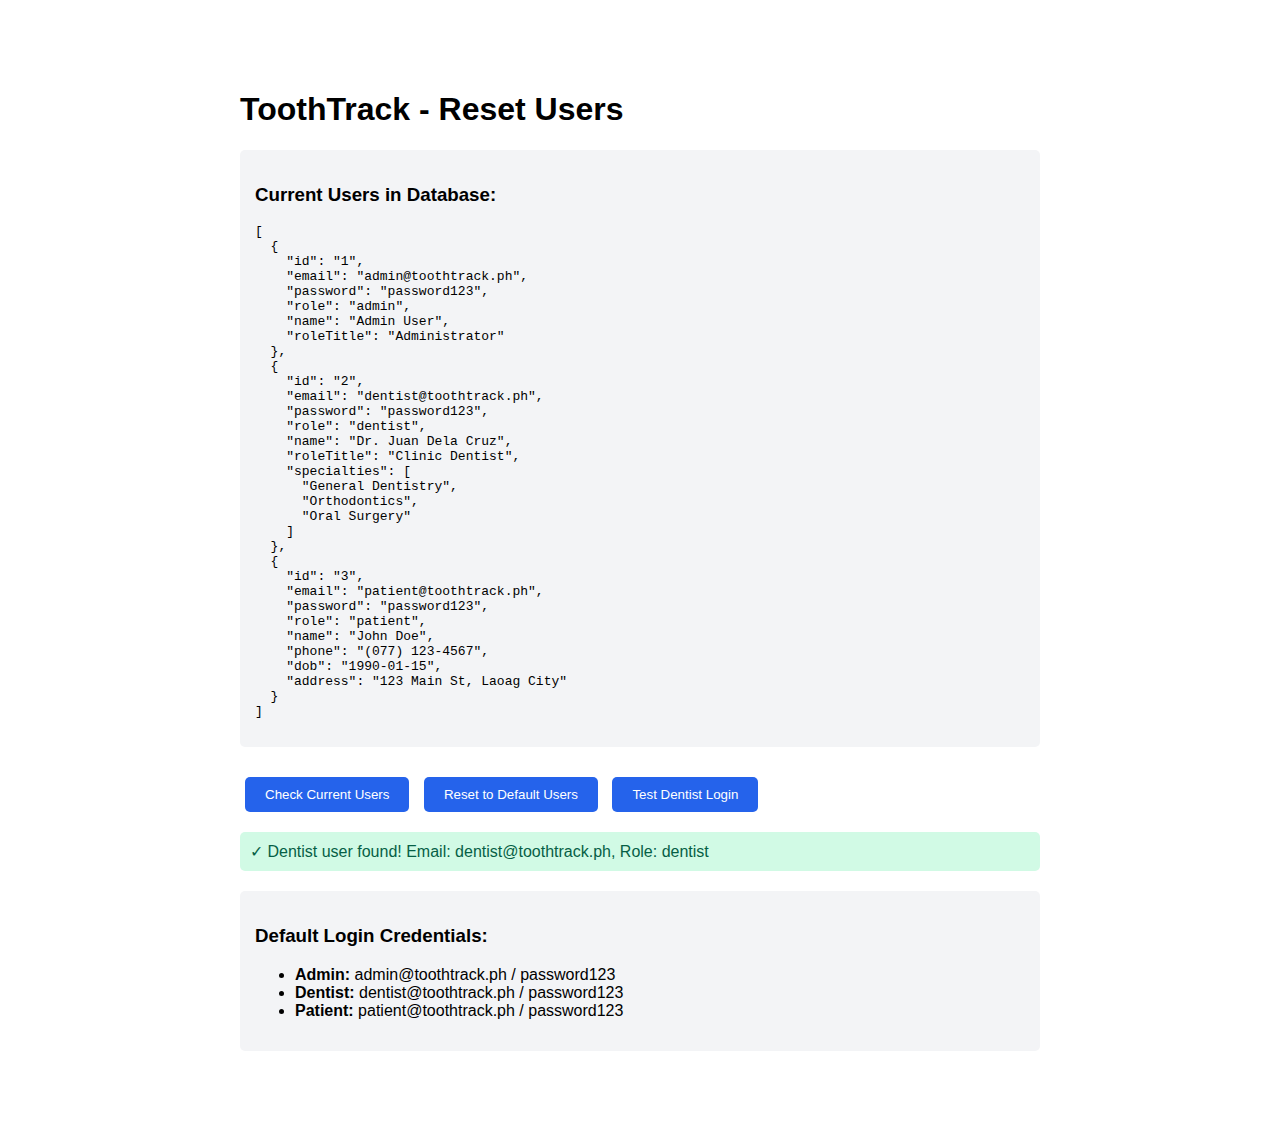
<file: reset-users.html>
<!DOCTYPE html>
<html lang="en">
<head>
    <meta charset="UTF-8">
    <meta name="viewport" content="width=device-width, initial-scale=1.0">
    <title>Reset Users - ToothTrack</title>
    <style>
        body {
            font-family: Arial, sans-serif;
            max-width: 800px;
            margin: 50px auto;
            padding: 20px;
        }
        button {
            background: #2563EB;
            color: white;
            padding: 10px 20px;
            border: none;
            border-radius: 5px;
            cursor: pointer;
            margin: 10px 5px;
        }
        button:hover {
            background: #1D4ED8;
        }
        .info {
            background: #F3F4F6;
            padding: 15px;
            border-radius: 5px;
            margin: 20px 0;
        }
        .success {
            background: #D1FAE5;
            color: #065F46;
            padding: 10px;
            border-radius: 5px;
            margin: 10px 0;
        }
        .error {
            background: #FEE2E2;
            color: #991B1B;
            padding: 10px;
            border-radius: 5px;
            margin: 10px 0;
        }
    </style>
</head>
<body>
    <h1>ToothTrack - Reset Users</h1>
    
    <div class="info">
        <h3>Current Users in Database:</h3>
        <div id="current-users"></div>
    </div>
    
    <div>
        <button onclick="checkUsers()">Check Current Users</button>
        <button onclick="resetUsers()">Reset to Default Users</button>
        <button onclick="testLogin()">Test Dentist Login</button>
    </div>
    
    <div id="result"></div>
    
    <div class="info">
        <h3>Default Login Credentials:</h3>
        <ul>
            <li><strong>Admin:</strong> admin@toothtrack.ph / password123</li>
            <li><strong>Dentist:</strong> dentist@toothtrack.ph / password123</li>
            <li><strong>Patient:</strong> patient@toothtrack.ph / password123</li>
        </ul>
    </div>
    
    <script src="data-manager.js"></script>
    <script>
        // Wait for dataManager to initialize
        setTimeout(() => {
            checkUsers();
        }, 500);
        
        function checkUsers() {
            const resultDiv = document.getElementById('result');
            const usersDiv = document.getElementById('current-users');
            
            if (typeof dataManager === 'undefined') {
                resultDiv.innerHTML = '<div class="error">dataManager is not loaded. Make sure data-manager.js is accessible.</div>';
                return;
            }
            
            const users = dataManager.getUsers();
            usersDiv.innerHTML = '<pre>' + JSON.stringify(users, null, 2) + '</pre>';
            
            const dentist = users.find(u => u.email === 'dentist@toothtrack.ph');
            if (dentist) {
                resultDiv.innerHTML = '<div class="success">✓ Dentist user found! Email: ' + dentist.email + ', Role: ' + dentist.role + '</div>';
            } else {
                resultDiv.innerHTML = '<div class="error">✗ Dentist user NOT found. Click "Reset to Default Users" to restore.</div>';
            }
        }
        
        function resetUsers() {
            if (typeof dataManager === 'undefined') {
                alert('dataManager is not loaded!');
                return;
            }
            
            // Clear existing users
            localStorage.removeItem('toothtrack_users');
            
            // Reinitialize
            dataManager.init();
            
            const resultDiv = document.getElementById('result');
            resultDiv.innerHTML = '<div class="success">✓ Users reset successfully! Default users have been restored.</div>';
            
            // Refresh display
            setTimeout(() => {
                checkUsers();
            }, 100);
        }
        
        function testLogin() {
            if (typeof dataManager === 'undefined') {
                alert('dataManager is not loaded!');
                return;
            }
            
            const resultDiv = document.getElementById('result');
            const testAuth = dataManager.authenticate('dentist@toothtrack.ph', 'password123');
            
            if (testAuth) {
                resultDiv.innerHTML = '<div class="success">✓ Login test successful!<br>User: ' + testAuth.name + '<br>Email: ' + testAuth.email + '<br>Role: ' + testAuth.role + '</div>';
            } else {
                resultDiv.innerHTML = '<div class="error">✗ Login test FAILED!<br>Make sure:<br>1. Email is exactly: dentist@toothtrack.ph<br>2. Password is exactly: password123<br>3. User exists in database (click "Reset to Default Users" if needed)</div>';
            }
        }
    </script>
</body>
</html>
</file>
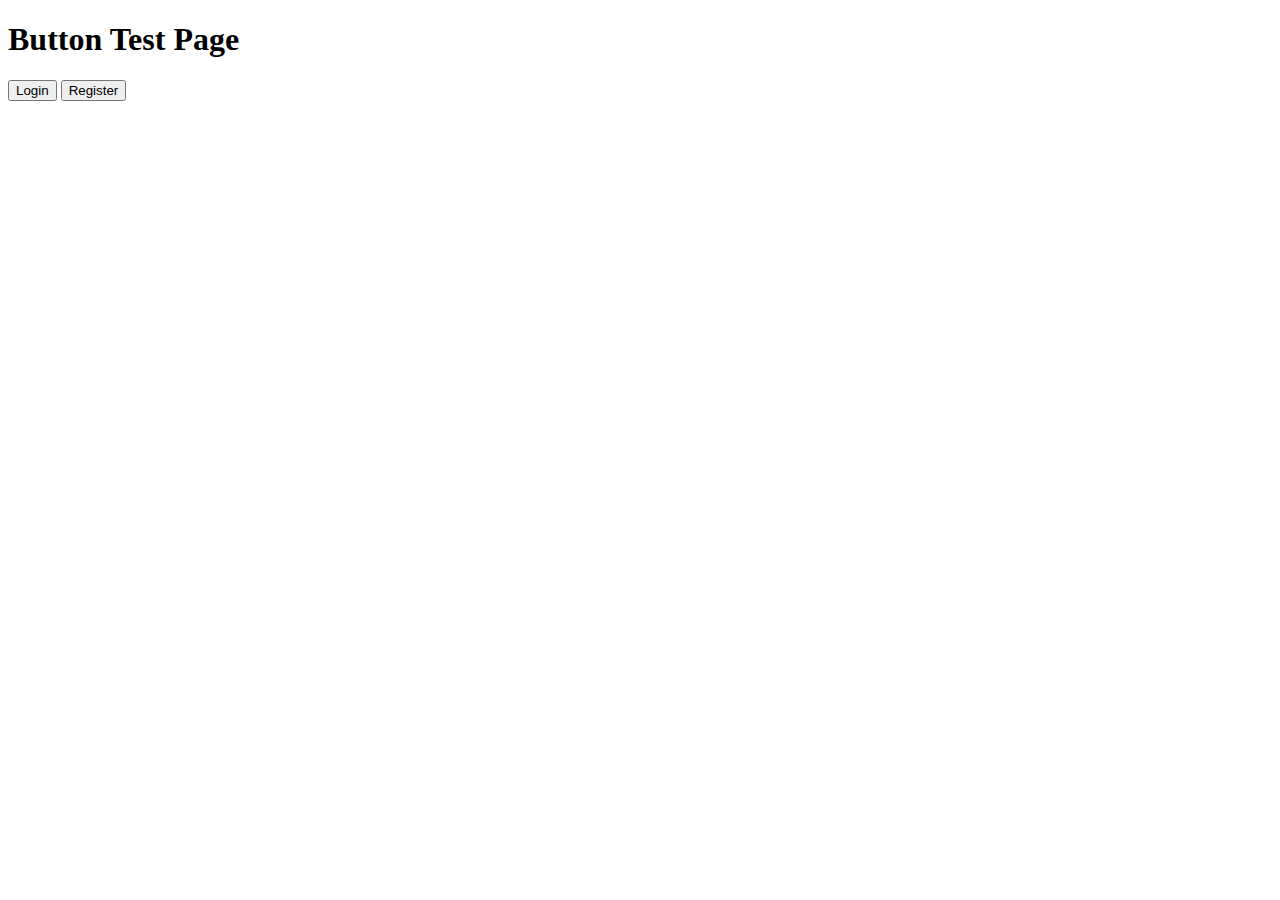
<file: test-buttons.html>
<!DOCTYPE html>
<html>
<head>
    <title>Button Test</title>
</head>
<body>
    <h1>Button Test Page</h1>
    <button id="login-btn" type="button">Login</button>
    <button id="register-btn" type="button">Register</button>
    
    <script>
        console.log('Test page loaded');
        
        // Test if buttons exist
        const loginBtn = document.getElementById('login-btn');
        const registerBtn = document.getElementById('register-btn');
        
        console.log('Login button:', loginBtn);
        console.log('Register button:', registerBtn);
        
        if (loginBtn) {
            loginBtn.addEventListener('click', function() {
                alert('Login button clicked!');
                console.log('Login clicked');
            });
            loginBtn.onclick = function() {
                alert('Login onclick triggered!');
            };
        }
        
        if (registerBtn) {
            registerBtn.addEventListener('click', function() {
                alert('Register button clicked!');
                console.log('Register clicked');
            });
            registerBtn.onclick = function() {
                alert('Register onclick triggered!');
            };
        }
    </script>
</body>
</html>
</file>
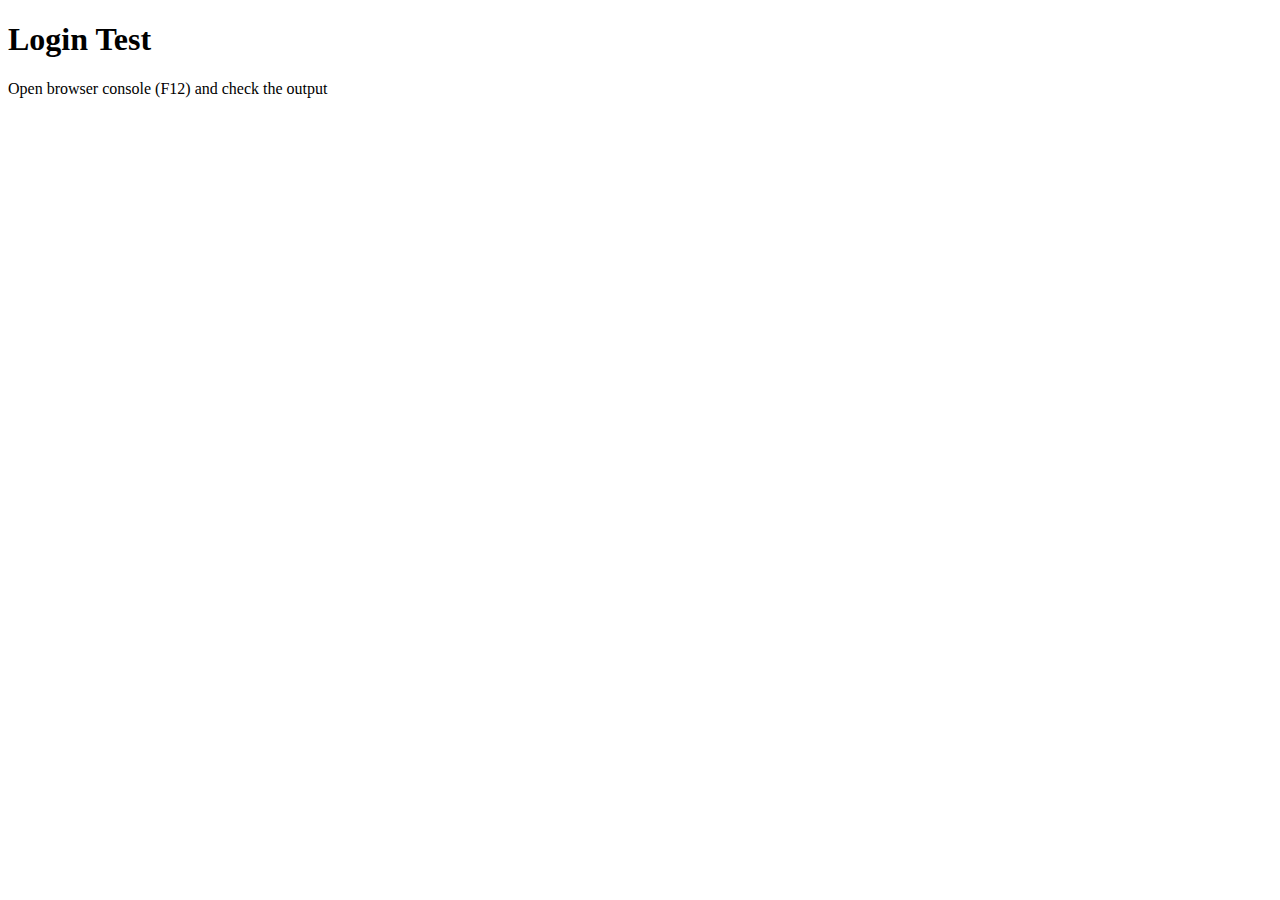
<file: test-login.html>
<!DOCTYPE html>
<html lang="en">
<head>
    <meta charset="UTF-8">
    <meta name="viewport" content="width=device-width, initial-scale=1.0">
    <title>Test Login - ToothTrack</title>
</head>
<body>
    <h1>Login Test</h1>
    <p>Open browser console (F12) and check the output</p>
    
    <script src="data-manager.js"></script>
    <script>
        // Wait for dataManager to initialize
        setTimeout(() => {
            console.log('=== Testing Login ===');
            
            // Check if dataManager exists
            if (typeof dataManager === 'undefined') {
                console.error('dataManager is not defined!');
            } else {
                console.log('✓ dataManager is available');
                
                // Get all users
                const users = dataManager.getUsers();
                console.log('All users:', users);
                
                // Check for dentist user
                const dentist = users.find(u => u.email === 'dentist@toothtrack.ph');
                if (dentist) {
                    console.log('✓ Dentist user found:', dentist);
                    console.log('  Email:', dentist.email);
                    console.log('  Password:', dentist.password);
                    console.log('  Role:', dentist.role);
                } else {
                    console.error('✗ Dentist user NOT found!');
                    console.log('Available users:', users.map(u => ({ email: u.email, role: u.role })));
                }
                
                // Test authentication
                console.log('\n=== Testing Authentication ===');
                const testAuth = dataManager.authenticate('dentist@toothtrack.ph', 'password123');
                if (testAuth) {
                    console.log('✓ Authentication successful:', testAuth);
                } else {
                    console.error('✗ Authentication FAILED!');
                    console.log('Trying to find user manually...');
                    const allUsers = dataManager.getUsers();
                    const found = allUsers.find(u => 
                        u.email && u.email.toLowerCase() === 'dentist@toothtrack.ph'.toLowerCase()
                    );
                    if (found) {
                        console.log('User found but password mismatch:', found);
                        console.log('Expected password: password123');
                        console.log('Actual password:', found.password);
                    } else {
                        console.log('User not found at all');
                    }
                }
            }
        }, 1000);
    </script>
</body>
</html>
</file>
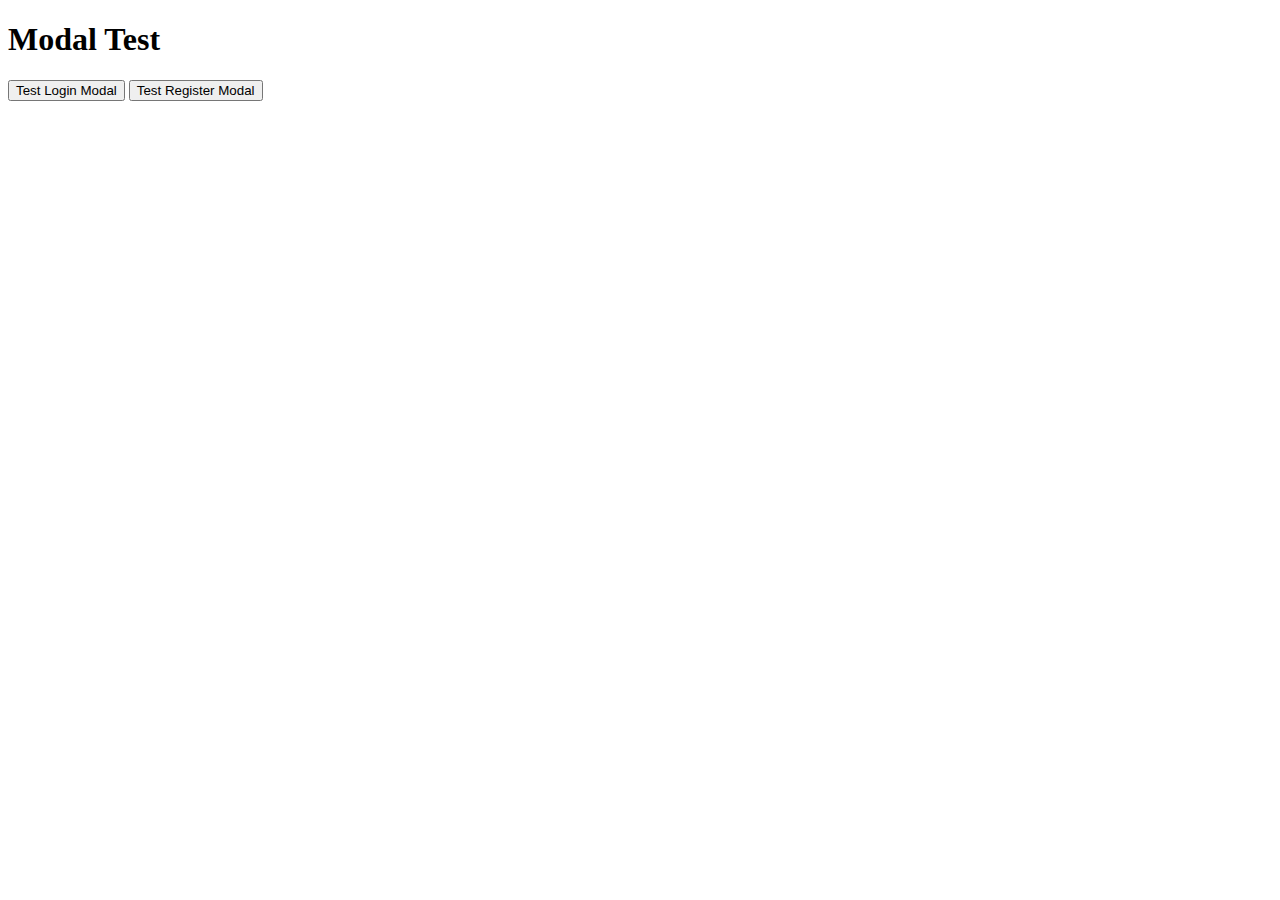
<file: test-modal.html>
<!DOCTYPE html>
<html>
<head>
    <title>Modal Test</title>
</head>
<body>
    <h1>Modal Test</h1>
    <button id="test-login">Test Login Modal</button>
    <button id="test-register">Test Register Modal</button>
    
    <script>
        // Simple test to see if functions are available
        console.log('Testing modal functions...');
        console.log('window.showLoginModal:', typeof window.showLoginModal);
        console.log('window.showRegisterModal:', typeof window.showRegisterModal);
        
        document.getElementById('test-login').addEventListener('click', function() {
            console.log('Test login clicked');
            if (typeof window.showLoginModal === 'function') {
                window.showLoginModal();
            } else {
                alert('showLoginModal not available');
            }
        });
        
        document.getElementById('test-register').addEventListener('click', function() {
            console.log('Test register clicked');
            if (typeof window.showRegisterModal === 'function') {
                window.showRegisterModal();
            } else {
                alert('showRegisterModal not available');
            }
        });
    </script>
    
    <script src="data-manager.js"></script>
    <script src="utils.js"></script>
    <script src="validation-manager.js"></script>
    <script src="homepage-script.js"></script>
</body>
</html>
</file>
<file: styles.css>
/* Reset and Base Styles */
* {
    margin: 0;
    padding: 0;
    box-sizing: border-box;
}

body {
    font-family: 'Inter', sans-serif;
    background-color: #F5F5F5;
    color: #333;
    overflow-x: hidden;
}

/* Header */
.header {
    position: fixed;
    top: 0;
    left: 0;
    right: 0;
    height: 70px;
    background: white;
    display: flex;
    justify-content: space-between;
    align-items: center;
    padding: 0 20px;
    box-shadow: 0 2px 4px rgba(0, 0, 0, 0.1);
    z-index: 1000;
}

.header-left {
    display: flex;
    align-items: center;
}

.logo {
    display: flex;
    align-items: center;
    gap: 12px;
}

.logo-icon {
    width: 40px;
    height: 40px;
    background: #2563EB;
    border-radius: 8px;
    display: flex;
    align-items: center;
    justify-content: center;
    color: white;
    font-size: 18px;
}

.logo-text h1 {
    font-size: 20px;
    font-weight: 700;
    color: #1F2937;
    margin: 0;
}

.logo-text p {
    font-size: 12px;
    color: #6B7280;
    margin: 0;
}

.header-right {
    display: flex;
    align-items: center;
    gap: 20px;
}

.notifications {
    position: relative;
    cursor: pointer;
}

.notifications i {
    font-size: 20px;
    color: #6B7280;
}

.notification-badge {
    position: absolute;
    top: -8px;
    right: -8px;
    background: #2563EB;
    color: white;
    border-radius: 50%;
    width: 18px;
    height: 18px;
    display: flex;
    align-items: center;
    justify-content: center;
    font-size: 12px;
    font-weight: 600;
}

.user-info {
    display: flex;
    align-items: center;
    gap: 12px;
}

.user-details {
    display: flex;
    flex-direction: column;
    align-items: flex-end;
}

.user-name {
    font-size: 14px;
    font-weight: 600;
    color: #1F2937;
}

.user-role {
    font-size: 12px;
    color: #6B7280;
}

.user-avatar {
    width: 40px;
    height: 40px;
    background: #374151;
    border-radius: 50%;
    display: flex;
    align-items: center;
    justify-content: center;
    color: white;
    font-weight: 600;
    font-size: 16px;
}

/* Main Container */
.main-container {
    display: flex;
    margin-top: 70px;
    min-height: calc(100vh - 70px);
}

/* Sidebar */
.sidebar {
    width: 280px;
    background: white;
    box-shadow: 2px 0 4px rgba(0, 0, 0, 0.1);
    display: flex;
    flex-direction: column;
    justify-content: space-between;
    height: calc(100vh - 70px);
    overflow-y: auto;
}

.nav-items {
    padding: 20px 0;
}

.nav-item {
    display: flex;
    align-items: center;
    gap: 12px;
    padding: 12px 20px;
    text-decoration: none;
    color: #6B7280;
    transition: all 0.3s ease;
    border-left: 3px solid transparent;
}

.nav-item:hover {
    background: #F3F4F6;
    color: #2563EB;
}

.nav-item.active {
    background: #EBF4FF;
    color: #2563EB;
    border-left-color: #2563EB;
}

.nav-item.logout {
    color: #EF4444;
}

.nav-item.logout:hover {
    background: #FEF2F2;
    color: #DC2626;
}

.nav-item i {
    width: 20px;
    text-align: center;
}

.clinic-info {
    padding: 20px;
    border-top: 1px solid #E5E7EB;
}

.clinic-info h3 {
    font-size: 16px;
    font-weight: 600;
    color: #2563EB;
    margin-bottom: 4px;
}

.clinic-info p {
    font-size: 14px;
    color: #6B7280;
    margin-bottom: 12px;
}

.clinic-details {
    display: flex;
    flex-direction: column;
    gap: 8px;
}

.detail-item {
    display: flex;
    align-items: center;
    gap: 8px;
    font-size: 12px;
    color: #6B7280;
}

.detail-item i {
    width: 12px;
    text-align: center;
}

/* Main Content */
.main-content {
    flex: 1;
    padding: 20px;
    overflow-y: auto;
    height: calc(100vh - 70px);
}

/* View Toggle */
.view-toggle {
    display: flex;
    gap: 4px;
    margin-bottom: 30px;
    background: #F3F4F6;
    padding: 4px;
    border-radius: 8px;
    width: fit-content;
}

.toggle-btn {
    padding: 8px 16px;
    border: none;
    background: transparent;
    color: #6B7280;
    font-size: 14px;
    font-weight: 500;
    border-radius: 6px;
    cursor: pointer;
    transition: all 0.3s ease;
}

.toggle-btn.active {
    background: #2563EB;
    color: white;
}

/* Content Views */
.content-view {
    display: none;
}

.content-view.active {
    display: block;
}

/* Dashboard Styles */
.welcome-section {
    margin-bottom: 30px;
}

.welcome-section h2 {
    font-size: 28px;
    font-weight: 700;
    color: #1F2937;
    margin-bottom: 8px;
}

.welcome-section p {
    font-size: 16px;
    color: #6B7280;
}

.dashboard-cards {
    display: grid;
    grid-template-columns: repeat(auto-fit, minmax(250px, 1fr));
    gap: 20px;
    margin-bottom: 30px;
}

.dashboard-card {
    background: white;
    border-radius: 12px;
    padding: 20px;
    box-shadow: 0 2px 4px rgba(0, 0, 0, 0.1);
    display: flex;
    align-items: center;
    gap: 16px;
}

.card-icon {
    width: 48px;
    height: 48px;
    background: #EBF4FF;
    border-radius: 8px;
    display: flex;
    align-items: center;
    justify-content: center;
    color: #2563EB;
    font-size: 20px;
}

.card-content h3 {
    font-size: 14px;
    font-weight: 600;
    color: #6B7280;
    margin-bottom: 4px;
}

.card-value {
    font-size: 24px;
    font-weight: 700;
    color: #1F2937;
    margin-bottom: 4px;
}

.card-content p {
    font-size: 12px;
    color: #6B7280;
}

.dashboard-sections {
    display: grid;
    grid-template-columns: 1fr 1fr;
    gap: 20px;
}

.schedule-section,
.pending-actions-section {
    background: white;
    border-radius: 12px;
    padding: 20px;
    box-shadow: 0 2px 4px rgba(0, 0, 0, 0.1);
}

.schedule-section h3,
.pending-actions-section h3 {
    font-size: 18px;
    font-weight: 600;
    color: #1F2937;
    margin-bottom: 4px;
}

.schedule-section p,
.pending-actions-section p {
    font-size: 14px;
    color: #6B7280;
    margin-bottom: 20px;
}

.appointments-list,
.actions-list {
    display: flex;
    flex-direction: column;
    gap: 12px;
    margin-bottom: 20px;
    max-height: 300px;
    overflow-y: auto;
}

.appointment-item,
.action-item {
    display: flex;
    align-items: center;
    gap: 12px;
    padding: 12px;
    background: #F9FAFB;
    border-radius: 8px;
}

.appointment-time {
    display: flex;
    align-items: center;
    gap: 8px;
    font-size: 14px;
    font-weight: 600;
    color: #1F2937;
    min-width: 80px;
}

.appointment-details {
    flex: 1;
    display: flex;
    justify-content: space-between;
    align-items: center;
}

.patient-info {
    display: flex;
    flex-direction: column;
    gap: 4px;
}

.patient-name {
    font-size: 14px;
    font-weight: 600;
    color: #1F2937;
}

.procedure {
    font-size: 12px;
    color: #6B7280;
    background: #FEE2E2;
    color: #DC2626;
    padding: 2px 8px;
    border-radius: 12px;
    width: fit-content;
}

.appointment-status {
    display: flex;
    align-items: center;
}

.status-badge {
    padding: 4px 8px;
    border-radius: 12px;
    font-size: 12px;
    font-weight: 500;
}

.status-badge.confirmed {
    background: #DCFCE7;
    color: #16A34A;
}

.status-badge.in-progress {
    background: #DBEAFE;
    color: #2563EB;
}

.status-badge.pending {
    background: #F3F4F6;
    color: #6B7280;
}

.appointment-contact {
    display: flex;
    align-items: center;
    gap: 4px;
    font-size: 12px;
    color: #6B7280;
}

.action-icon {
    width: 32px;
    height: 32px;
    border-radius: 50%;
    display: flex;
    align-items: center;
    justify-content: center;
    font-size: 14px;
    color: white;
}

.action-icon.high {
    background: #EF4444;
}

.action-icon.medium {
    background: #F59E0B;
}

.action-icon.low {
    background: #6B7280;
}

.action-details {
    flex: 1;
    display: flex;
    flex-direction: column;
    gap: 4px;
}

.action-title {
    font-size: 14px;
    font-weight: 600;
    color: #1F2937;
}

.action-description {
    font-size: 12px;
    color: #6B7280;
}

.action-priority {
    display: flex;
    align-items: center;
}

.priority-badge {
    padding: 4px 8px;
    border-radius: 12px;
    font-size: 12px;
    font-weight: 500;
}

.priority-badge.high {
    background: #FEE2E2;
    color: #DC2626;
}

.priority-badge.medium {
    background: #FEF3C7;
    color: #D97706;
}

.priority-badge.low {
    background: #F3F4F6;
    color: #6B7280;
}

.view-full-btn {
    background: #2563EB;
    color: white;
    border: none;
    padding: 8px 16px;
    border-radius: 6px;
    font-size: 14px;
    font-weight: 500;
    cursor: pointer;
    transition: background 0.3s ease;
}

.view-full-btn:hover {
    background: #1D4ED8;
}

/* Book Appointment Styles */
.book-appointment-header {
    display: flex;
    align-items: center;
    gap: 16px;
    margin-bottom: 30px;
}

.back-btn {
    width: 40px;
    height: 40px;
    background: #F3F4F6;
    border: none;
    border-radius: 8px;
    display: flex;
    align-items: center;
    justify-content: center;
    cursor: pointer;
    color: #6B7280;
    transition: all 0.3s ease;
}

.back-btn:hover {
    background: #E5E7EB;
    color: #374151;
}

.header-content h2 {
    font-size: 28px;
    font-weight: 700;
    color: #1F2937;
    margin-bottom: 4px;
}

.header-content p {
    font-size: 16px;
    color: #6B7280;
}

.progress-indicator {
    display: flex;
    align-items: center;
    margin-bottom: 30px;
}

.progress-step {
    width: 32px;
    height: 32px;
    border-radius: 50%;
    display: flex;
    align-items: center;
    justify-content: center;
    font-size: 14px;
    font-weight: 600;
    background: #F3F4F6;
    color: #6B7280;
}

.progress-step.active {
    background: #2563EB;
    color: white;
}

.progress-line {
    width: 40px;
    height: 2px;
    background: #E5E7EB;
    margin: 0 8px;
}

.service-selection-card {
    background: white;
    border-radius: 12px;
    padding: 30px;
    box-shadow: 0 2px 4px rgba(0, 0, 0, 0.1);
}

.service-selection-card h3 {
    font-size: 20px;
    font-weight: 600;
    color: #1F2937;
    margin-bottom: 8px;
}

.service-selection-card p {
    font-size: 14px;
    color: #6B7280;
    margin-bottom: 30px;
}

.services-grid {
    display: grid;
    grid-template-columns: repeat(auto-fit, minmax(300px, 1fr));
    gap: 16px;
    margin-bottom: 30px;
}

.service-item {
    background: #F9FAFB;
    border-radius: 8px;
    padding: 20px;
    cursor: pointer;
    transition: all 0.3s ease;
    border: 2px solid transparent;
}

.service-item:hover {
    background: #EBF4FF;
    border-color: #2563EB;
}

.service-item h4 {
    font-size: 16px;
    font-weight: 600;
    color: #1F2937;
    margin-bottom: 8px;
}

.service-item p {
    font-size: 14px;
    color: #6B7280;
    margin-bottom: 12px;
}

.service-price {
    font-size: 18px;
    font-weight: 700;
    color: #2563EB;
}

.next-btn {
    background: #2563EB;
    color: white;
    border: none;
    padding: 12px 24px;
    border-radius: 8px;
    font-size: 16px;
    font-weight: 600;
    cursor: pointer;
    transition: background 0.3s ease;
    float: right;
}

.next-btn:hover {
    background: #1D4ED8;
}

/* Responsive Design */
@media (max-width: 1024px) {
    .dashboard-sections {
        grid-template-columns: 1fr;
    }
    
    .dashboard-cards {
        grid-template-columns: repeat(auto-fit, minmax(200px, 1fr));
    }
}

@media (max-width: 768px) {
    .sidebar {
        width: 100%;
        position: fixed;
        top: 70px;
        left: -100%;
        height: calc(100vh - 70px);
        transition: left 0.3s ease;
        z-index: 999;
    }
    
    .sidebar.active {
        left: 0;
    }
    
    .main-content {
        width: 100%;
        padding: 15px;
    }
    
    .dashboard-cards {
        grid-template-columns: 1fr;
    }
    
    .services-grid {
        grid-template-columns: 1fr;
    }
    
    .header {
        padding: 0 15px;
    }
    
    .logo-text h1 {
        font-size: 18px;
    }
    
    .logo-text p {
        font-size: 11px;
    }
}

@media (max-width: 480px) {
    .main-content {
        padding: 10px;
    }
    
    .welcome-section h2 {
        font-size: 24px;
    }
    
    .header-content h2 {
        font-size: 24px;
    }
    
    .service-selection-card {
        padding: 20px;
    }
    
    .next-btn {
        width: 100%;
        float: none;
    }
}

/* Scrollable sections */
.appointments-list::-webkit-scrollbar,
.actions-list::-webkit-scrollbar {
    width: 4px;
}

.appointments-list::-webkit-scrollbar-track,
.actions-list::-webkit-scrollbar-track {
    background: #F3F4F6;
    border-radius: 2px;
}

.appointments-list::-webkit-scrollbar-thumb,
.actions-list::-webkit-scrollbar-thumb {
    background: #D1D5DB;
    border-radius: 2px;
}

.appointments-list::-webkit-scrollbar-thumb:hover,
.actions-list::-webkit-scrollbar-thumb:hover {
    background: #9CA3AF;
}

/* Animation for content switching */
.content-view {
    animation: fadeIn 0.3s ease-in-out;
}

@keyframes fadeIn {
    from {
        opacity: 0;
        transform: translateY(10px);
    }
    to {
        opacity: 1;
        transform: translateY(0);
    }
}
</file>
<file: homepage-styles.css>
/* Reset and Base Styles */
* {
    margin: 0;
    padding: 0;
    box-sizing: border-box;
}

body {
    font-family: 'Inter', sans-serif;
    background-color: #F5F5F5;
    color: #333;
    line-height: 1.6;
}

.container {
    max-width: 1200px;
    margin: 0 auto;
    padding: 0 20px;
}

/* Header */
.header {
    background: white;
    box-shadow: 0 2px 4px rgba(0, 0, 0, 0.1);
    position: fixed;
    top: 0;
    left: 0;
    right: 0;
    z-index: 1000;
}

.header-container {
    max-width: 1200px;
    margin: 0 auto;
    padding: 0 20px;
    display: flex;
    justify-content: space-between;
    align-items: center;
    height: 70px;
}

.logo {
    display: flex;
    align-items: center;
    gap: 12px;
}

.logo-icon {
    width: 40px;
    height: 40px;
    background: #2563EB;
    border-radius: 8px;
    display: flex;
    align-items: center;
    justify-content: center;
    color: white;
    font-size: 18px;
}

.logo-text h1,
.logo-text h3 {
    font-size: 20px;
    font-weight: 700;
    color: #1F2937;
    margin: 0;
}

.logo-text p {
    font-size: 12px;
    color: #6B7280;
    margin: 0;
}

.header-buttons {
    display: flex;
    gap: 12px;
    position: relative;
    z-index: 1001;
}

.btn {
    padding: 10px 20px;
    border-radius: 8px;
    font-size: 14px;
    font-weight: 600;
    cursor: pointer !important;
    transition: all 0.3s ease;
    border: none;
    text-decoration: none;
    display: inline-flex;
    align-items: center;
    gap: 8px;
    pointer-events: auto !important;
    position: relative;
    z-index: 1001;
}

#login-btn,
#register-btn {
    pointer-events: auto !important;
    cursor: pointer !important;
    z-index: 1001 !important;
    position: relative !important;
}

.btn-primary {
    background: #2563EB;
    color: white;
}

.btn-primary:hover {
    background: #1D4ED8;
    transform: translateY(-1px);
}

.btn-outline {
    background: transparent;
    color: #6B7280;
    border: 1px solid #D1D5DB;
}

.btn-outline:hover {
    background: #F9FAFB;
    color: #374151;
    border-color: #9CA3AF;
}

.btn-large {
    padding: 12px 24px;
    font-size: 16px;
}

/* Hero Section */
.hero {
    padding: 100px 0 80px;
    background: #F5F5F5;
}

.hero-container {
    max-width: 1200px;
    margin: 0 auto;
    padding: 0 20px;
    display: grid;
    grid-template-columns: 1fr 1fr;
    gap: 60px;
    align-items: center;
}

.hero-badge {
    display: inline-block;
    background: #EBF4FF;
    color: #2563EB;
    padding: 8px 16px;
    border-radius: 20px;
    font-size: 14px;
    font-weight: 500;
    margin-bottom: 20px;
}

.hero-title {
    font-size: 48px;
    font-weight: 700;
    color: #1F2937;
    margin-bottom: 20px;
    line-height: 1.2;
}

.hero-title .highlight {
    color: #2563EB;
}

.hero-description {
    font-size: 18px;
    color: #6B7280;
    margin-bottom: 30px;
    line-height: 1.6;
}

.hero-buttons {
    display: flex;
    gap: 16px;
    margin-bottom: 30px;
}

.hero-rating {
    display: flex;
    align-items: center;
    gap: 12px;
}

.stars {
    display: flex;
    gap: 4px;
    color: #F59E0B;
}

.rating-text {
    font-size: 14px;
    color: #6B7280;
}

.hero-image {
    display: flex;
    justify-content: center;
    align-items: center;
}

.image-placeholder {
    width: 100%;
    height: 400px;
    background: #F3F4F6;
    border: 2px dashed #D1D5DB;
    border-radius: 12px;
    display: flex;
    flex-direction: column;
    align-items: center;
    justify-content: center;
    color: #9CA3AF;
    font-size: 48px;
    text-align: center;
}

.image-placeholder p {
    font-size: 16px;
    margin-top: 16px;
    color: #6B7280;
}

/* Section Headers */
.section-header {
    text-align: center;
    margin-bottom: 50px;
}

.section-header h2 {
    font-size: 36px;
    font-weight: 700;
    color: #1F2937;
    margin-bottom: 16px;
}

.section-header p {
    font-size: 18px;
    color: #6B7280;
    max-width: 600px;
    margin: 0 auto;
}

/* Why Choose Section */
.why-choose {
    padding: 80px 0;
    background: white;
}

.features-grid {
    display: grid;
    grid-template-columns: repeat(auto-fit, minmax(280px, 1fr));
    gap: 30px;
}

.feature-card {
    background: #F9FAFB;
    border: 1px solid #E5E7EB;
    border-radius: 12px;
    padding: 30px;
    text-align: center;
    transition: all 0.3s ease;
}

.feature-card:hover {
    transform: translateY(-4px);
    box-shadow: 0 8px 25px rgba(0, 0, 0, 0.1);
    border-color: #2563EB;
}

.feature-icon {
    width: 60px;
    height: 60px;
    background: #EBF4FF;
    border-radius: 50%;
    display: flex;
    align-items: center;
    justify-content: center;
    margin: 0 auto 20px;
    color: #2563EB;
    font-size: 24px;
}

.feature-card h3 {
    font-size: 20px;
    font-weight: 600;
    color: #1F2937;
    margin-bottom: 12px;
}

.feature-card p {
    font-size: 14px;
    color: #6B7280;
    line-height: 1.6;
}

/* Services Section */
.services {
    padding: 80px 0;
    background: #F5F5F5;
}

.services-grid {
    display: grid;
    grid-template-columns: repeat(auto-fit, minmax(350px, 1fr));
    gap: 24px;
}

.service-card {
    background: white;
    border: 1px solid #E5E7EB;
    border-radius: 12px;
    padding: 24px;
    transition: all 0.3s ease;
}

.service-card:hover {
    transform: translateY(-2px);
    box-shadow: 0 8px 25px rgba(0, 0, 0, 0.1);
    border-color: #2563EB;
}

.service-header {
    display: flex;
    justify-content: space-between;
    align-items: flex-start;
    margin-bottom: 12px;
}

.service-header h3 {
    font-size: 18px;
    font-weight: 600;
    color: #1F2937;
}

.service-price {
    font-size: 16px;
    font-weight: 700;
    color: #1F2937;
}

.service-description {
    font-size: 14px;
    color: #6B7280;
    margin-bottom: 16px;
    line-height: 1.5;
}

.service-duration {
    display: flex;
    align-items: center;
    gap: 8px;
    font-size: 14px;
    color: #6B7280;
    margin-bottom: 20px;
}

.service-btn {
    background: transparent;
    color: #2563EB;
    border: 1px solid #2563EB;
    padding: 8px 16px;
    border-radius: 6px;
    font-size: 14px;
    font-weight: 500;
    cursor: pointer;
    transition: all 0.3s ease;
}

.service-btn:hover {
    background: #2563EB;
    color: white;
}

/* Meet Doctor Section */
.meet-doctor {
    padding: 80px 0;
    background: white;
}

.doctors-grid {
    display: grid;
    grid-template-columns: repeat(auto-fit, minmax(300px, 1fr));
    gap: 30px;
    margin-top: 40px;
}

.doctor-card {
    background: #F9FAFB;
    border: 1px solid #E5E7EB;
    border-radius: 12px;
    padding: 40px;
    text-align: center;
    max-width: 400px;
    margin: 0 auto;
    transition: transform 0.2s ease, box-shadow 0.2s ease;
}

.doctor-card:hover {
    transform: translateY(-4px);
    box-shadow: 0 8px 20px rgba(0, 0, 0, 0.15);
}

.doctor-icon {
    width: 100px;
    height: 100px;
    background: #EBF4FF;
    border-radius: 50%;
    display: flex;
    align-items: center;
    justify-content: center;
    margin: 0 auto 20px;
    color: #2563EB;
    font-size: 32px;
    overflow: hidden;
}

.doctor-icon img {
    width: 100%;
    height: 100%;
    object-fit: cover;
}

.doctor-card h3 {
    font-size: 24px;
    font-weight: 600;
    color: #1F2937;
    margin-bottom: 16px;
}

.doctor-specialties {
    display: flex;
    flex-direction: column;
    gap: 8px;
    margin-bottom: 20px;
}

.doctor-specialties span {
    font-size: 14px;
    color: #6B7280;
    padding: 4px 8px;
    background: #F3F4F6;
    border-radius: 4px;
}

.doctor-experience {
    display: flex;
    align-items: center;
    justify-content: center;
    gap: 8px;
    font-size: 14px;
    color: #6B7280;
}

.doctor-experience i {
    color: #F59E0B;
}

/* Clinic & Schedule Section */
.clinic-schedule {
    padding: 80px 0;
    background: #F5F5F5;
}

.schedule-card-centered {
    display: flex;
    justify-content: center;
    align-items: center;
    max-width: 600px;
    margin: 0 auto;
}

.schedule-card h3 {
    font-size: 24px;
    font-weight: 600;
    color: #1F2937;
    margin-bottom: 12px;
    text-align: center;
}

.schedule-card p {
    font-size: 16px;
    color: #6B7280;
    margin-bottom: 24px;
    line-height: 1.6;
    text-align: center;
}

.clinic-details {
    display: flex;
    flex-direction: column;
    gap: 16px;
}

.detail-item {
    display: flex;
    align-items: flex-start;
    gap: 12px;
}

.detail-item i {
    color: #2563EB;
    font-size: 16px;
    margin-top: 2px;
    width: 16px;
}

.detail-item span {
    font-size: 14px;
    color: #6B7280;
}

.hours {
    display: flex;
    flex-direction: column;
    gap: 4px;
}

.schedule-card {
    background: #F9FAFB;
    border: 1px solid #E5E7EB;
    border-radius: 12px;
    padding: 30px;
}

.schedule-buttons {
    display: flex;
    flex-direction: column;
    gap: 12px;
    margin-bottom: 16px;
}

.emergency-note {
    font-size: 12px;
    color: #6B7280;
    text-align: center;
}

/* Footer */
.footer {
    background: #1F2937;
    color: white;
    padding: 60px 0 20px;
}

.footer-content {
    display: grid;
    grid-template-columns: 1fr 2fr;
    gap: 40px;
    margin-bottom: 30px;
}

.footer-logo .logo-text h3 {
    color: white;
}

.footer-logo .logo-text p {
    color: #D1D5DB;
}

.footer-links {
    display: grid;
    grid-template-columns: repeat(auto-fit, minmax(200px, 1fr));
    gap: 30px;
}

.footer-section h4 {
    font-size: 16px;
    font-weight: 600;
    margin-bottom: 16px;
    color: white;
}

.footer-section ul {
    list-style: none;
}

.footer-section ul li {
    margin-bottom: 8px;
}

.footer-section ul li a {
    color: #D1D5DB;
    text-decoration: none;
    font-size: 14px;
    transition: color 0.3s ease;
}

.footer-section ul li a:hover {
    color: #2563EB;
}

.footer-bottom {
    text-align: center;
    padding-top: 20px;
    border-top: 1px solid #374151;
    color: #9CA3AF;
    font-size: 14px;
}

/* Responsive Design */
@media (max-width: 1024px) {
    .hero-container {
        grid-template-columns: 1fr;
        gap: 40px;
        text-align: center;
    }
    
}

@media (max-width: 768px) {
    .hero {
        padding: 80px 0 60px;
    }
    
    .hero-title {
        font-size: 36px;
    }
    
    .hero-buttons {
        flex-direction: column;
        align-items: center;
    }
    
    .btn-large {
        width: 100%;
        max-width: 300px;
    }
    
    .section-header h2 {
        font-size: 28px;
    }
    
    .features-grid {
        grid-template-columns: 1fr;
    }
    
    .services-grid {
        grid-template-columns: 1fr;
    }
    
    .footer-content {
        grid-template-columns: 1fr;
        gap: 30px;
    }
}

@media (max-width: 480px) {
    .header-container {
        padding: 0 15px;
    }
    
    .container {
        padding: 0 15px;
    }
    
    .hero-title {
        font-size: 28px;
    }
    
    .hero-description {
        font-size: 16px;
    }
    
    .section-header h2 {
        font-size: 24px;
    }
    
    .section-header p {
        font-size: 16px;
    }
}

/* Enhanced Login Modal Styles */
.login-modal {
    position: fixed;
    top: 0;
    left: 0;
    right: 0;
    bottom: 0;
    z-index: 10000;
    display: flex;
    align-items: center;
    justify-content: center;
    animation: fadeIn 0.3s ease;
    backdrop-filter: blur(4px);
}

.login-modal .modal-overlay {
    position: absolute;
    top: 0;
    left: 0;
    right: 0;
    bottom: 0;
    background: rgba(0, 0, 0, 0.5);
    animation: fadeIn 0.3s ease;
}

.login-modal .modal-content {
    position: relative;
    background: white;
    border-radius: 20px;
    padding: 0;
    max-width: 450px;
    width: 90%;
    max-height: 90vh;
    overflow: hidden;
    box-shadow: 0 20px 60px rgba(0, 0, 0, 0.3);
    animation: slideUp 0.4s ease;
    z-index: 10001;
}

.login-modal .modal-header {
    background: linear-gradient(135deg, #2563EB 0%, #1D4ED8 100%);
    color: white;
    padding: 30px;
    text-align: center;
    position: relative;
}

.login-modal .modal-header h3 {
    font-size: 24px;
    font-weight: 700;
    margin: 0;
    display: flex;
    align-items: center;
    justify-content: center;
    gap: 12px;
}

.login-modal .modal-header h3::before {
    content: '\f2f6'; /* Font Awesome user-circle icon */
    font-family: 'Font Awesome 5 Free';
    font-weight: 900;
    font-size: 20px;
    width: 40px;
    height: 40px;
    background: rgba(255, 255, 255, 0.2);
    border-radius: 50%;
    display: flex;
    align-items: center;
    justify-content: center;
    color: white;
}

.login-modal .close-modal {
    position: absolute;
    top: 20px;
    right: 20px;
    background: rgba(255, 255, 255, 0.2);
    border: none;
    color: white;
    font-size: 28px;
    width: 36px;
    height: 36px;
    border-radius: 50%;
    cursor: pointer;
    transition: all 0.3s ease;
    display: flex;
    align-items: center;
    justify-content: center;
    line-height: 1;
}

.login-modal .close-modal:hover {
    background: rgba(255, 255, 255, 0.3);
    transform: rotate(90deg);
}

.login-modal .login-form {
    padding: 40px;
}

.login-modal .form-group {
    margin-bottom: 24px;
}

.login-modal .form-group label {
    display: block;
    font-size: 14px;
    font-weight: 600;
    color: #374151;
    margin-bottom: 8px;
}

.login-modal .form-group input {
    width: 100%;
    padding: 14px 16px;
    border: 2px solid #E5E7EB;
    border-radius: 10px;
    font-size: 15px;
    transition: all 0.3s ease;
    background: #F9FAFB;
}

.login-modal .form-group input:focus {
    outline: none;
    border-color: #2563EB;
    background: white;
    box-shadow: 0 0 0 4px rgba(37, 99, 235, 0.1);
}

.login-modal .form-group input::placeholder {
    color: #9CA3AF;
}

.login-modal .btn-primary {
    width: 100%;
    padding: 14px;
    font-size: 16px;
    font-weight: 600;
    border-radius: 10px;
    margin-top: 8px;
    transition: all 0.3s ease;
    box-shadow: 0 4px 12px rgba(37, 99, 235, 0.3);
}

.login-modal .btn-primary:hover {
    transform: translateY(-2px);
    box-shadow: 0 6px 20px rgba(37, 99, 235, 0.4);
}

.login-modal .modal-footer {
    padding: 20px 40px 30px;
    text-align: center;
    background: #F9FAFB;
    border-top: 1px solid #E5E7EB;
}

.login-modal .modal-footer p {
    font-size: 14px;
    color: #6B7280;
    margin: 0;
}

.login-modal .modal-footer a {
    color: #2563EB;
    font-weight: 600;
    text-decoration: none;
    transition: color 0.3s ease;
}

.login-modal .modal-footer a:hover {
    color: #1D4ED8;
    text-decoration: underline;
}

.login-modal .role-badge {
    display: inline-block;
    padding: 6px 12px;
    background: rgba(255, 255, 255, 0.2);
    border-radius: 20px;
    font-size: 12px;
    font-weight: 600;
    margin-top: 8px;
    text-transform: uppercase;
    letter-spacing: 0.5px;
}

@keyframes fadeIn {
    from {
        opacity: 0;
    }
    to {
        opacity: 1;
    }
}

@keyframes slideUp {
    from {
        opacity: 0;
        transform: translateY(30px);
    }
    to {
        opacity: 1;
        transform: translateY(0);
    }
}

/* Animation for scroll effects */
.feature-card,
.service-card {
    opacity: 0;
    transform: translateY(20px);
    animation: fadeInUp 0.6s ease forwards;
}

.feature-card:nth-child(1) { animation-delay: 0.1s; }
.feature-card:nth-child(2) { animation-delay: 0.2s; }
.feature-card:nth-child(3) { animation-delay: 0.3s; }
.feature-card:nth-child(4) { animation-delay: 0.4s; }

.service-card:nth-child(1) { animation-delay: 0.1s; }
.service-card:nth-child(2) { animation-delay: 0.2s; }
.service-card:nth-child(3) { animation-delay: 0.3s; }
.service-card:nth-child(4) { animation-delay: 0.4s; }
.service-card:nth-child(5) { animation-delay: 0.5s; }
.service-card:nth-child(6) { animation-delay: 0.6s; }

@keyframes fadeInUp {
    to {
        opacity: 1;
        transform: translateY(0);
    }
}
</file>
